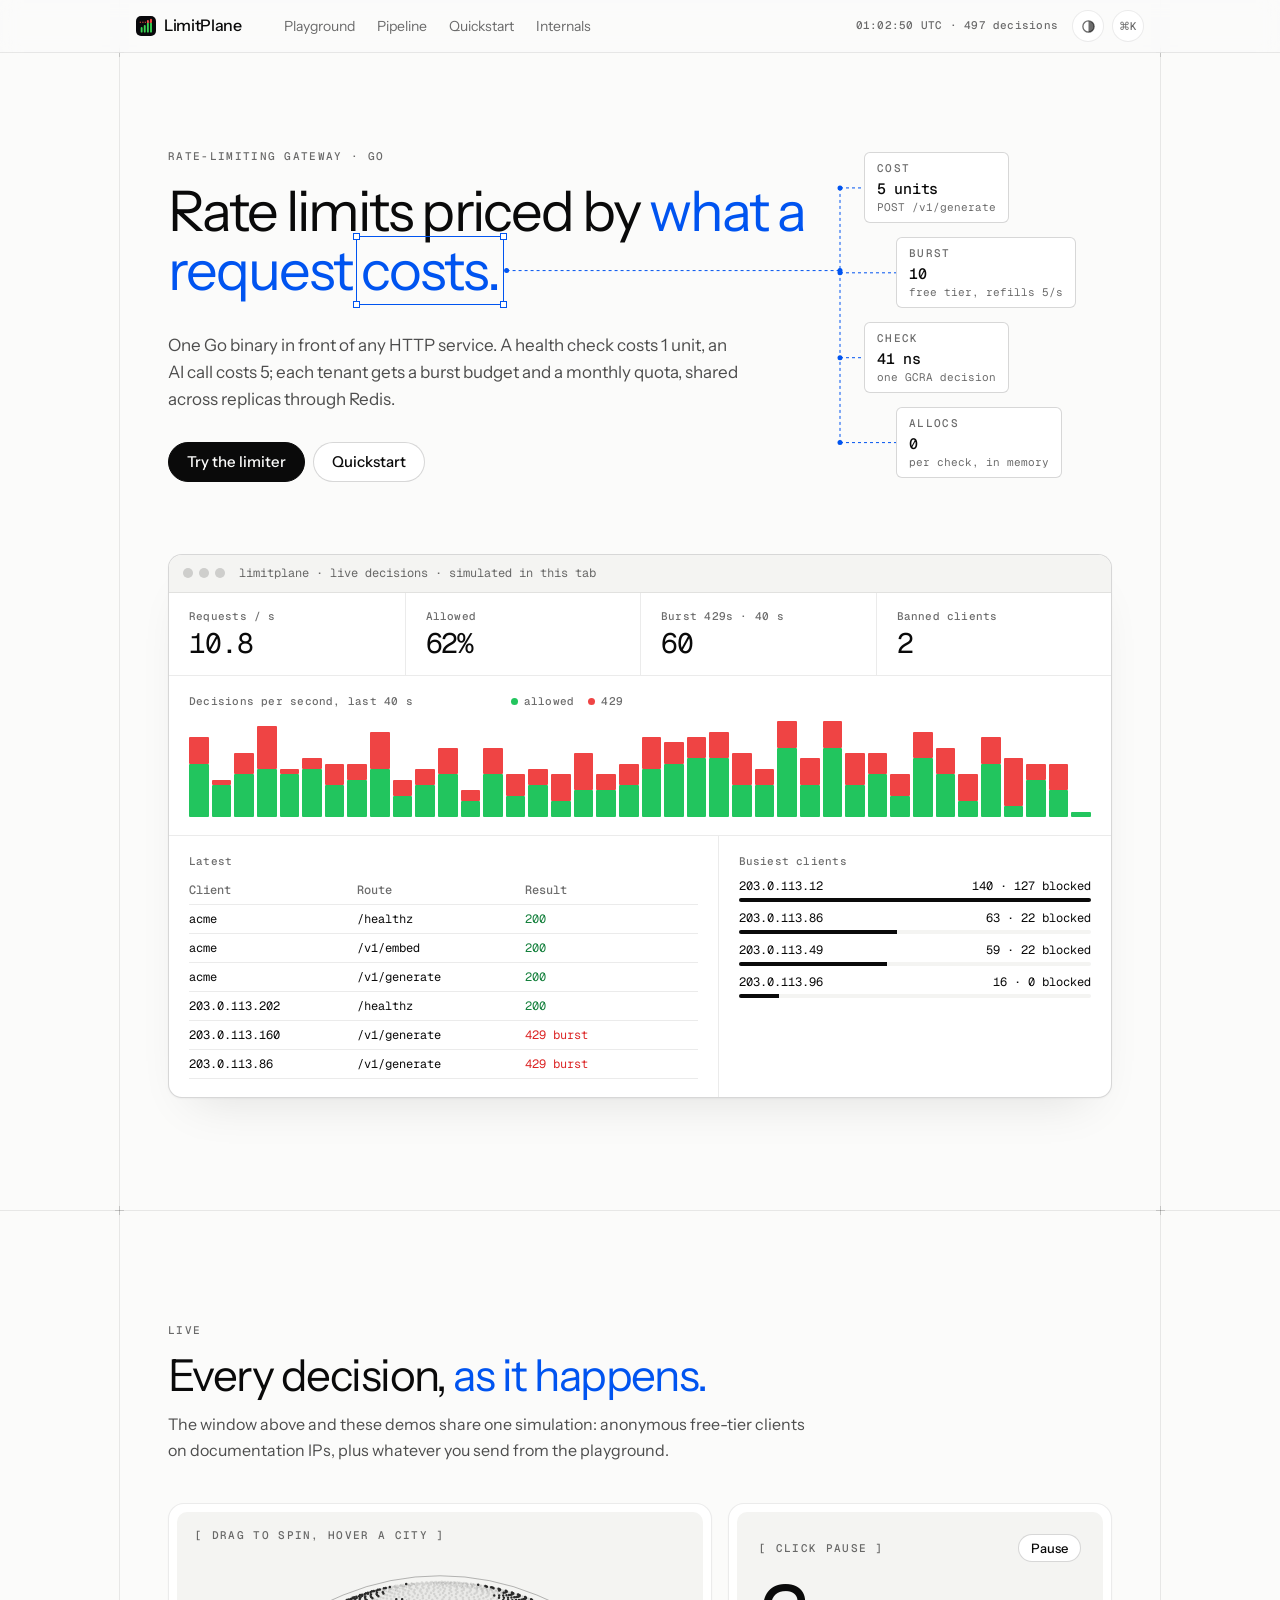
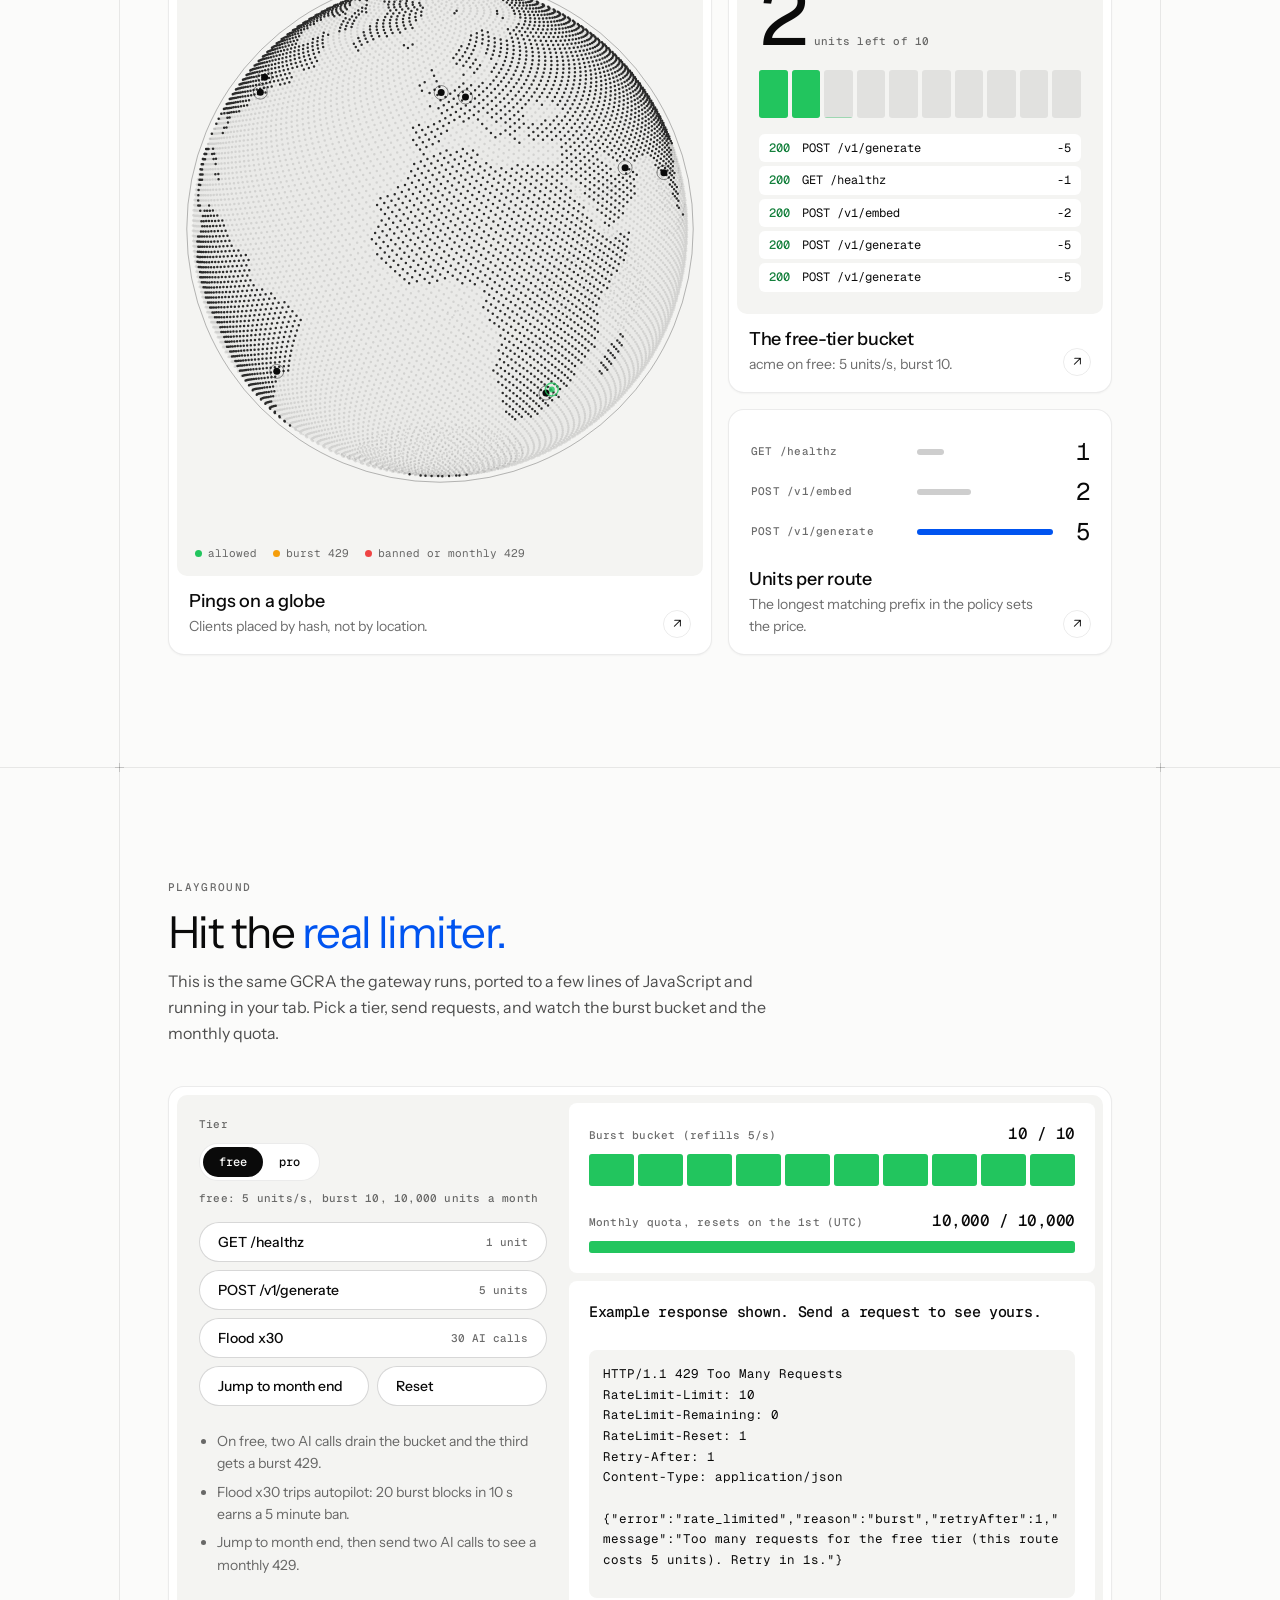
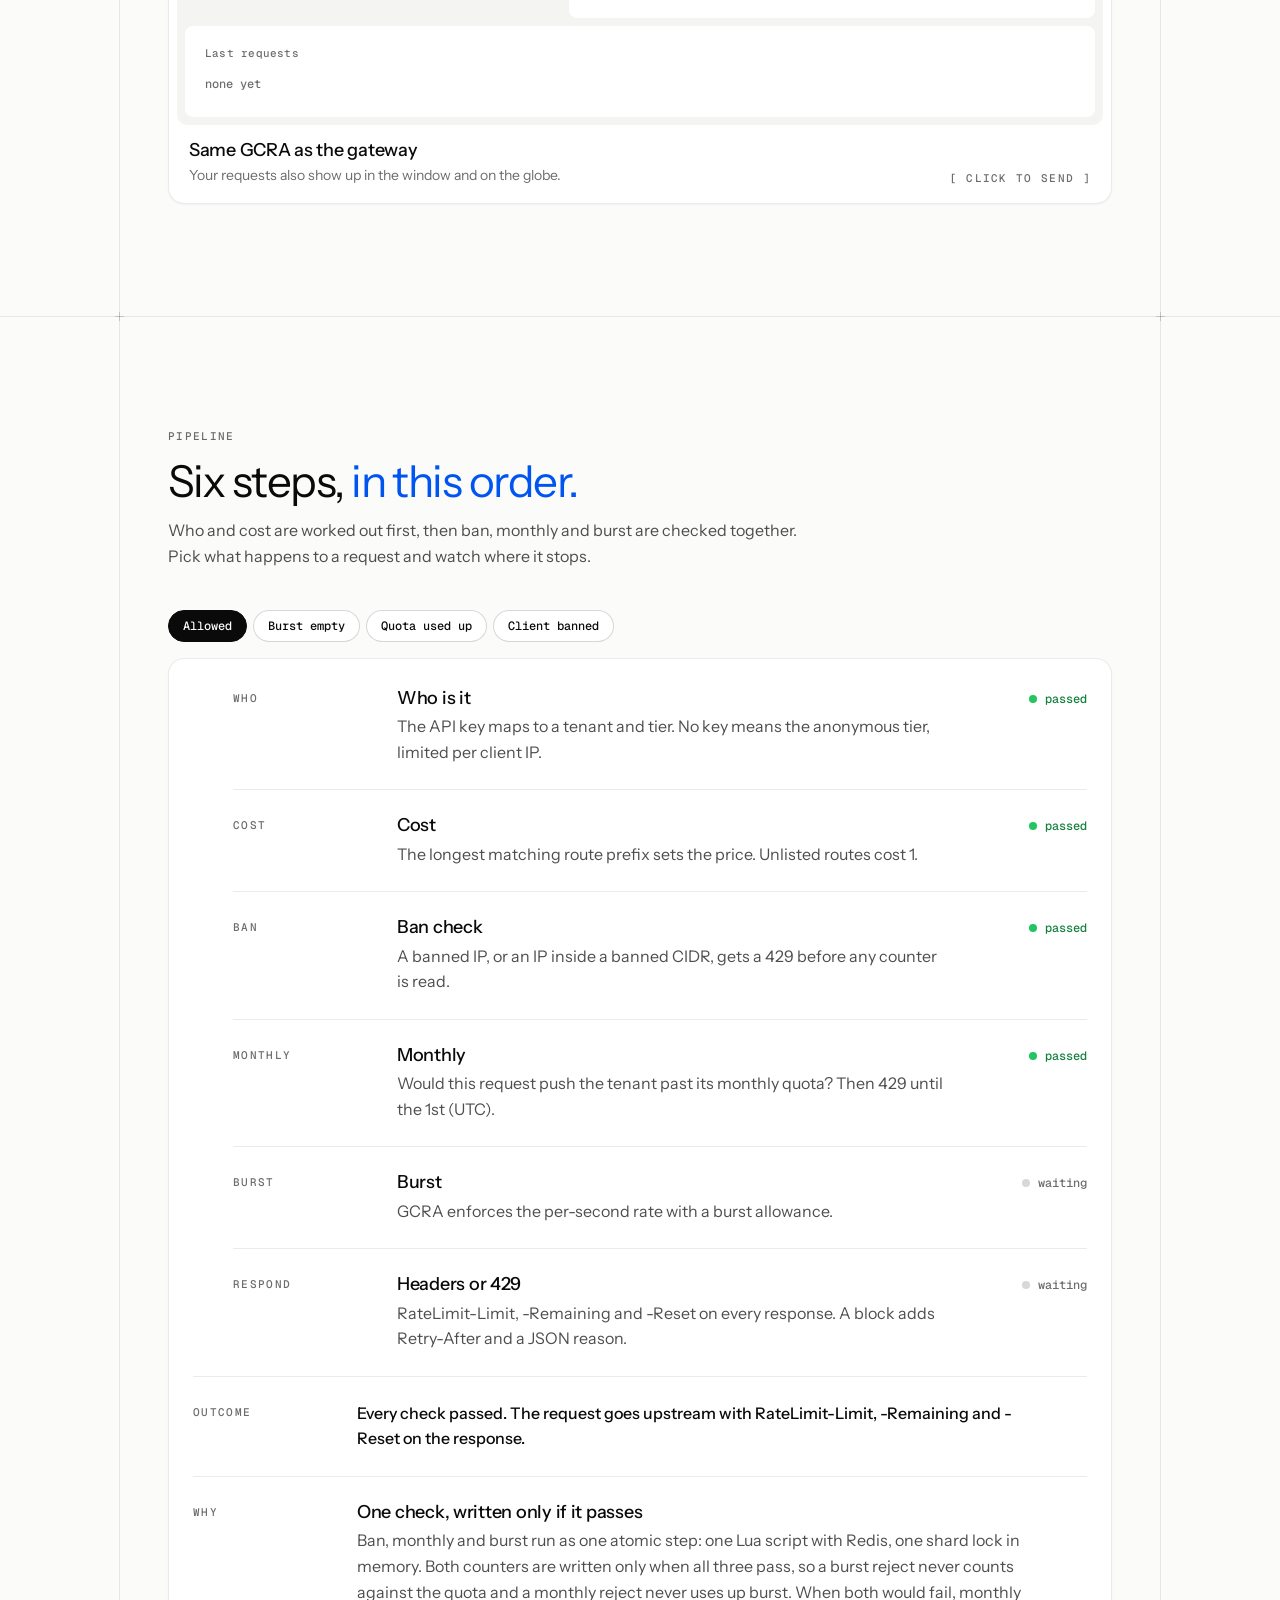
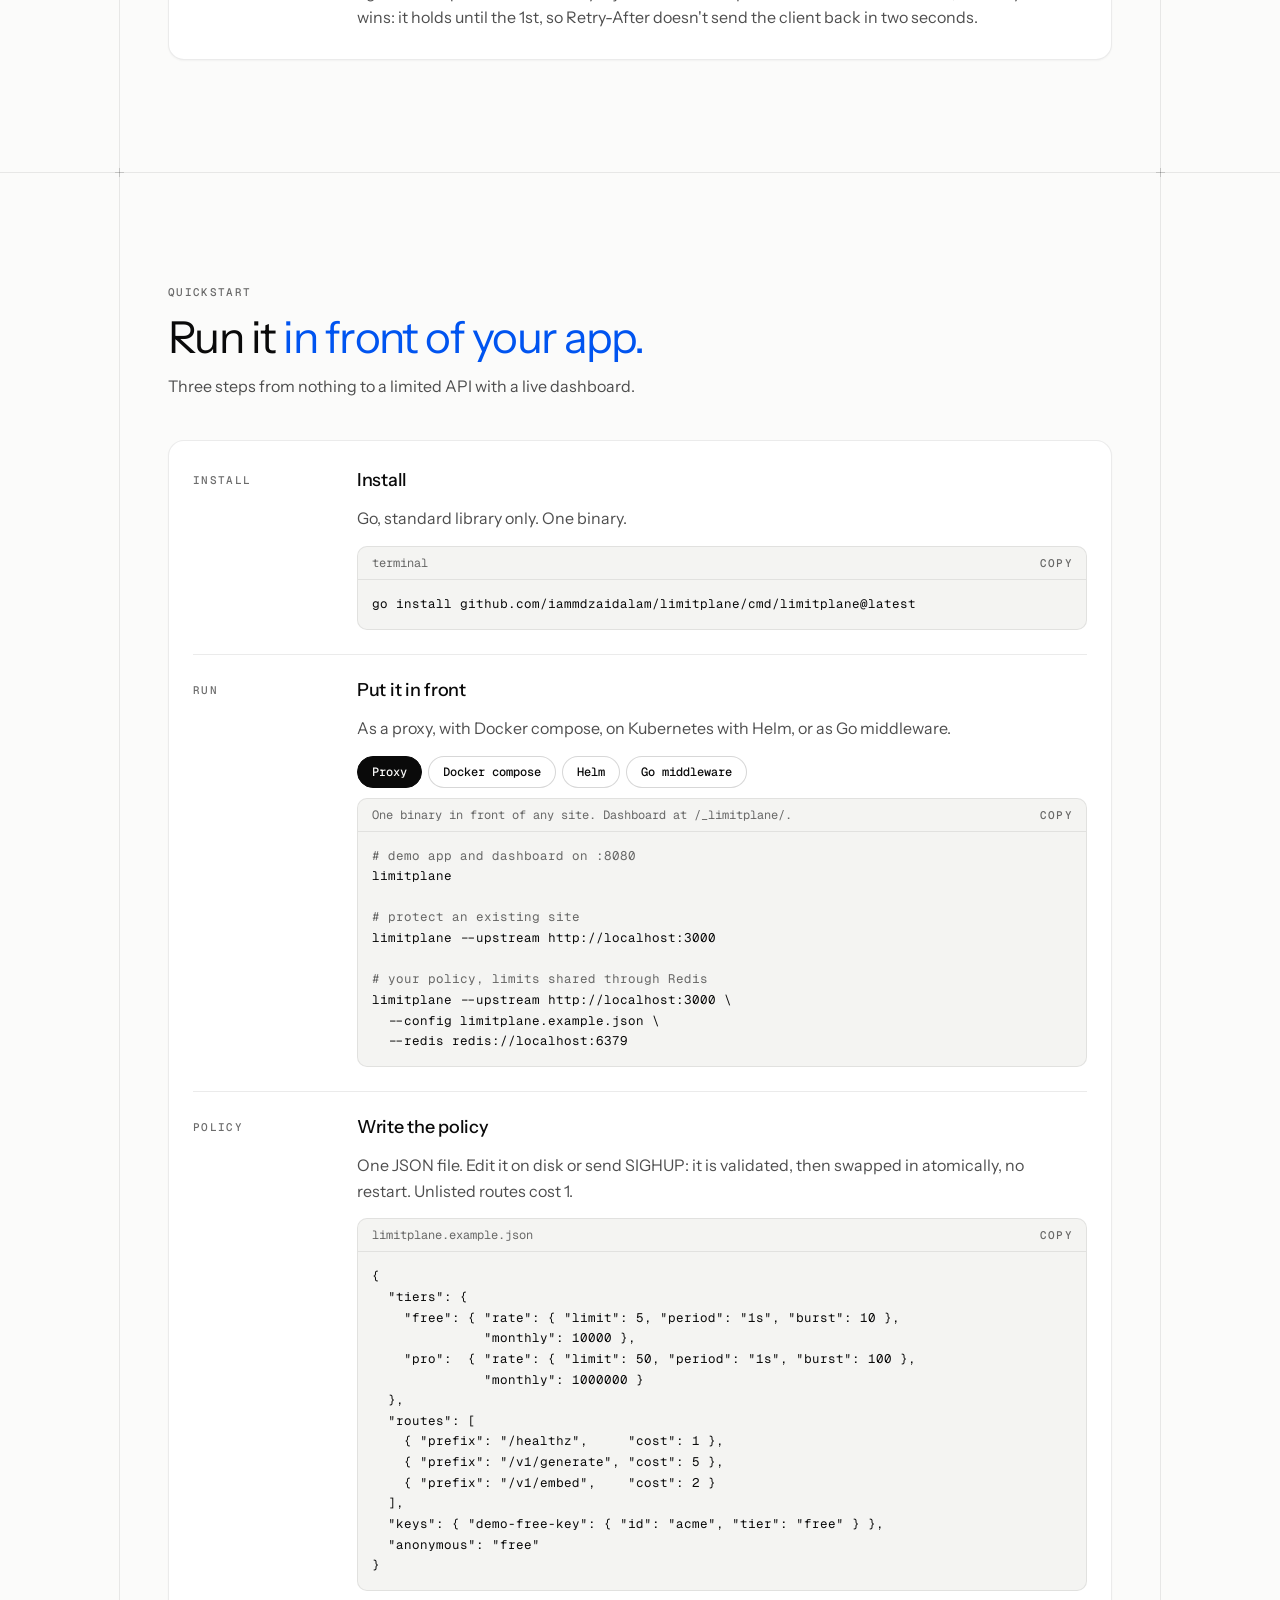
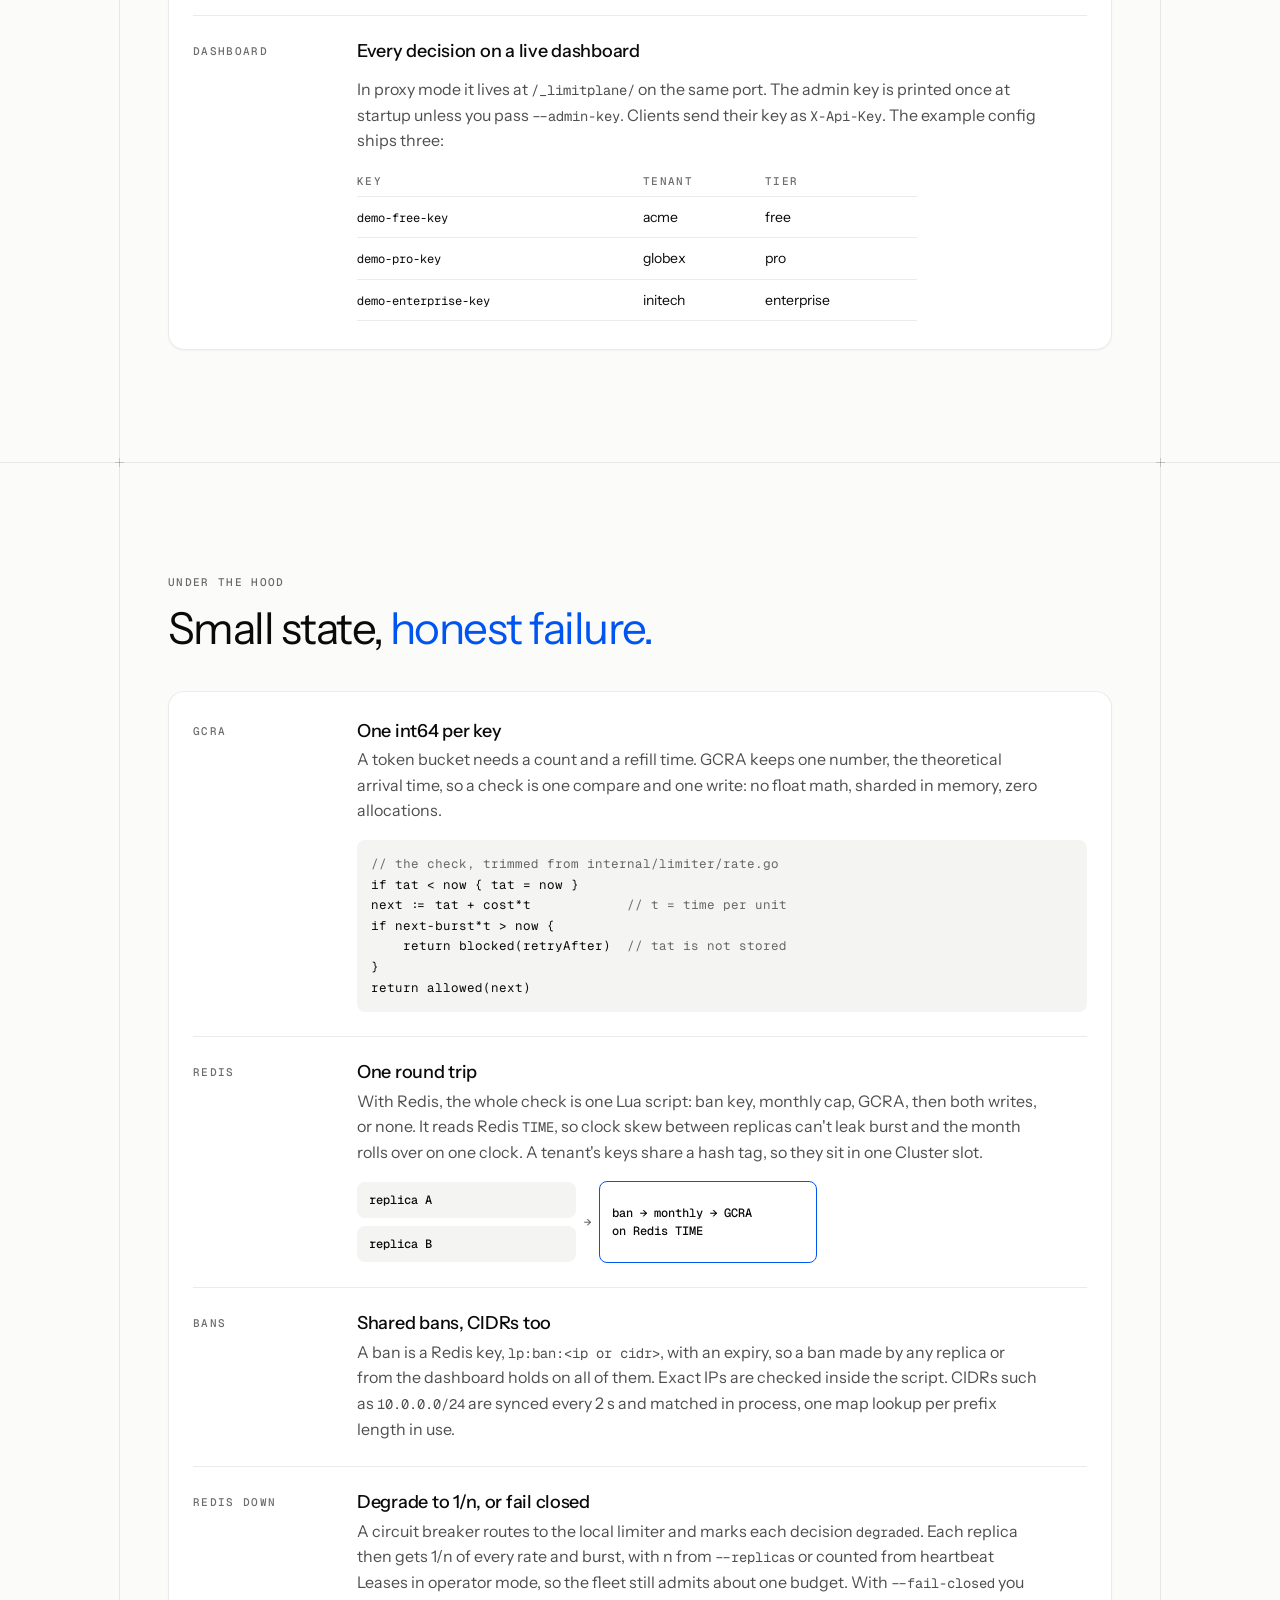
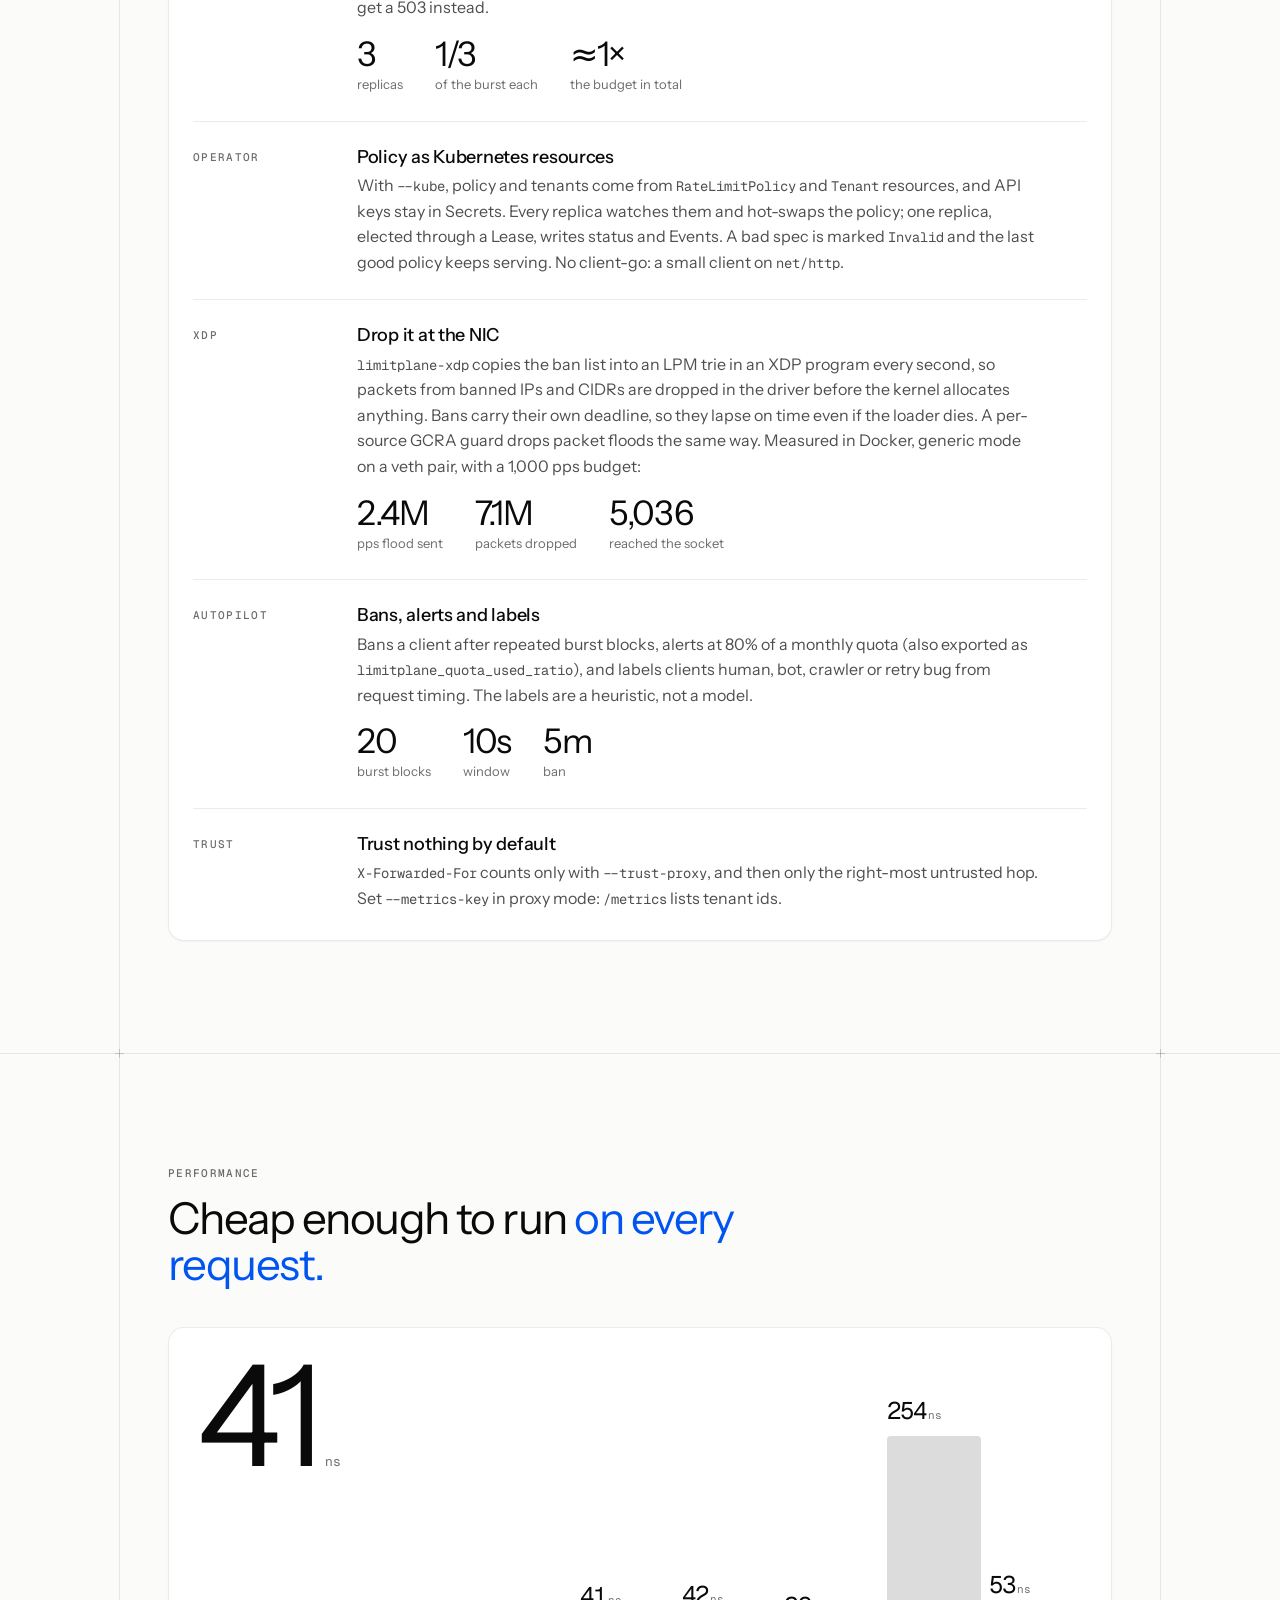
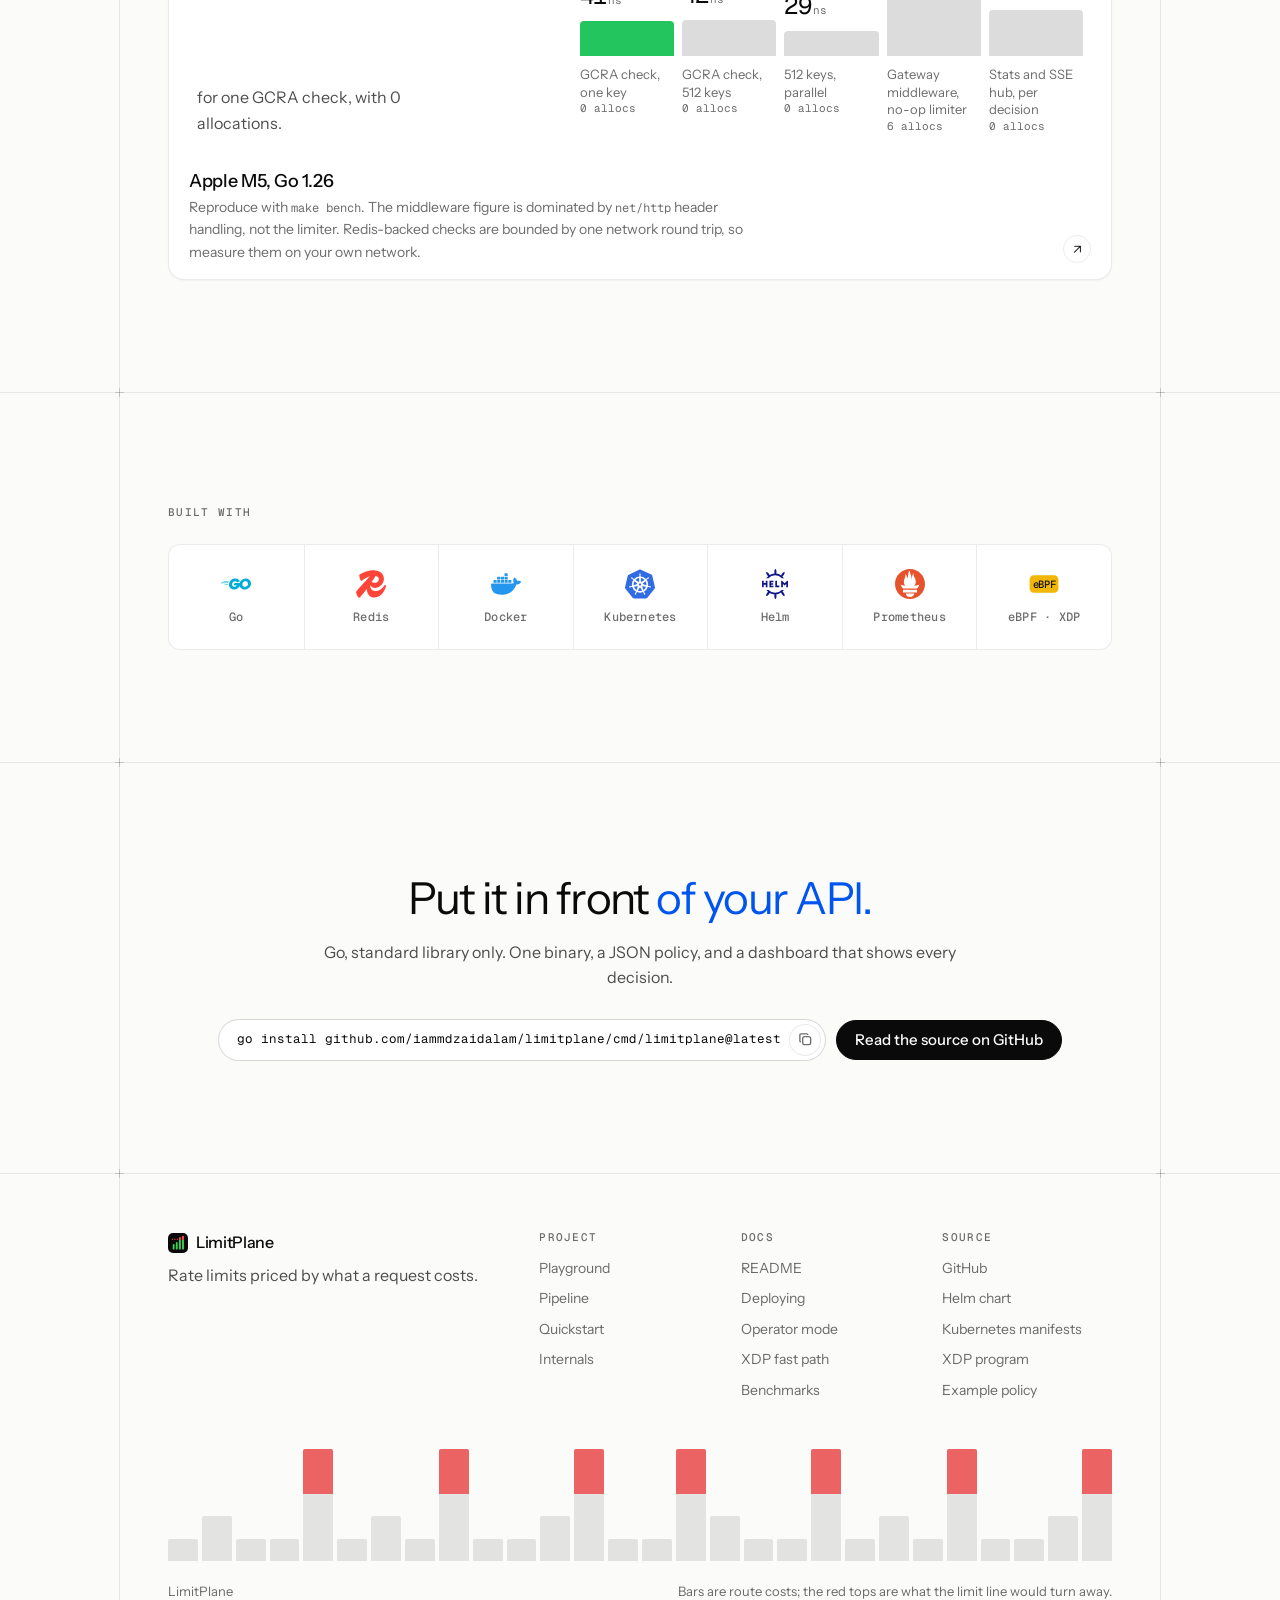
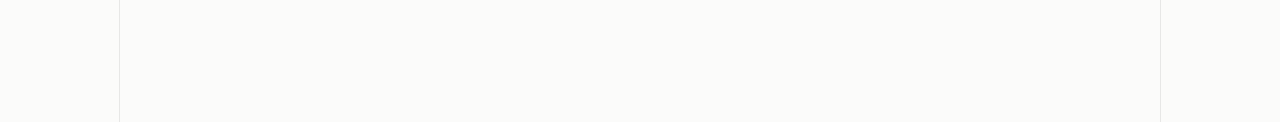
<file: site/index.html>
<!doctype html>
<html lang="en">
<head>
<meta charset="utf-8">
<meta name="viewport" content="width=device-width, initial-scale=1">
<title>LimitPlane: rate limits priced by cost</title>
<meta name="description" content="A rate-limiting gateway in Go that prices each request by route cost, with a burst bucket and a monthly quota per tenant, shared through Redis. Try the limiter in your browser.">
<link rel="icon" href="favicon.svg" type="image/svg+xml">
<link rel="preconnect" href="https://fonts.googleapis.com">
<link rel="preconnect" href="https://fonts.gstatic.com" crossorigin>
<link rel="stylesheet" href="https://fonts.googleapis.com/css2?family=Instrument+Sans:wght@400;500&family=Geist+Mono:wght@400;500&display=swap"> <!-- taste-skill-ignore -->
<script>document.documentElement.classList.add('js');try{const t=localStorage.getItem('lp-theme');if(t)document.documentElement.dataset.theme=t}catch{}</script>
<link rel="stylesheet" href="site.css">
</head>
<body>
<a class="skip" href="#play">Skip to the playground</a>
<p class="sr" id="toast" role="status"></p>

<header class="top">
  <div class="top-in">
    <a class="brand" href="#top"><img src="favicon.svg" alt="">LimitPlane</a>
    <nav class="links" aria-label="Sections">
      <a href="#play">Playground</a><a href="#how">Pipeline</a><a href="#start">Quickstart</a><a href="#under">Internals</a>
    </nav>
    <p class="clock"><span id="clock">00:00:00 UTC</span><span class="cnt"> · <span id="count">0</span> decisions</span></p>
    <button class="icon" id="theme" type="button" aria-label="Toggle light or dark theme"><svg viewBox="0 0 16 16" aria-hidden="true"><circle cx="8" cy="8" r="6" fill="none" stroke="currentColor" stroke-width="1.4"/><path d="M8 2a6 6 0 0 1 0 12z" fill="currentColor"/></svg></button>
    <button class="icon kbd" id="pal-open" type="button" aria-label="Open the command palette" aria-haspopup="dialog" aria-keyshortcuts="Meta+K Control+K">⌘K</button>
  </div>
</header>

<main id="top">
<section class="sec hero" aria-labelledby="h1">
  <div class="wrap">
    <div class="hero-grid">
      <div>
        <p class="label">Rate-limiting gateway · Go</p>
        <h1 id="h1">Rate limits priced by <em>what a request <span class="sel" id="sel">costs.<i></i><i></i><i></i><i></i></span></em></h1>
        <p class="intro">One Go binary in front of any HTTP service. A health check costs 1 unit, an AI call costs 5; each tenant gets a burst budget and a monthly quota, shared across replicas through Redis.</p>
        <div class="row">
          <a class="btn dark" href="#play">Try the limiter</a>
          <a class="btn" href="#start">Quickstart</a>
        </div>
      </div>
      <svg id="leads" aria-hidden="true"></svg>
      <ul class="notes" aria-label="Spec">
        <li><span class="k">cost</span>5 units<span class="sub">POST /v1/generate</span></li>
        <li><span class="k">burst</span>10<span class="sub">free tier, refills 5/s</span></li>
        <li><span class="k">check</span>41 ns<span class="sub">one GCRA decision</span></li>
        <li><span class="k">allocs</span>0<span class="sub">per check, in memory</span></li>
      </ul>
    </div>

    <figure class="window rv" aria-labelledby="mini-cap">
      <div class="chrome"><span class="dots" aria-hidden="true"><i></i><i></i><i></i></span><span id="mini-cap">limitplane · live decisions · simulated in this tab</span></div>
      <div class="mini" id="mini">
        <div class="kpis">
          <div><span class="tag">Requests / s</span><b id="k-rps">0</b></div>
          <div><span class="tag">Allowed</span><b id="k-ok">–</b></div>
          <div><span class="tag">Burst 429s · 40 s</span><b id="k-burst">0</b></div>
          <div><span class="tag">Banned clients</span><b id="k-ban">0</b></div>
        </div>
        <div class="chart"><p class="tag">Decisions per second, last 40 s <span class="key"><i class="d ok"></i>allowed <i class="d bad"></i>429</span></p><div class="spark" id="spark" aria-hidden="true"></div></div>
        <div class="feed"><p class="tag">Latest</p><table><thead><tr><th scope="col">Client</th><th scope="col">Route</th><th scope="col">Result</th></tr></thead><tbody id="feed"></tbody></table></div>
        <div class="topc"><p class="tag">Busiest clients</p><ol id="topc"></ol></div>
      </div>
    </figure>
  </div>
</section>

<section class="sec" id="live" aria-labelledby="live-h">
  <div class="wrap">
    <div class="head rv">
      <p class="label">Live</p>
      <h2 id="live-h">Every decision, <em>as it happens.</em></h2>
      <p>The window above and these demos share one simulation: anonymous free-tier clients on documentation IPs, plus whatever you send from the playground.</p>
    </div>
    <div class="grid">
      <article class="card s7 r2 rv">
        <div class="inner globe-tile">
          <span class="hint">[ Drag to spin, hover a city ]</span>
          <div class="globe-stage"><canvas id="globe" role="img" aria-label="Dotted globe with a ping for each rate-limit decision, placed near a city by a hash of the client id"></canvas></div>
          <ul class="legend" aria-label="Legend"><li><i class="d ok"></i>allowed</li><li><i class="d warn"></i>burst 429</li><li><i class="d bad"></i>banned or monthly 429</li></ul>
        </div>
        <div class="meta"><div><h3>Pings on a globe</h3><p>Clients placed by hash, not by location.</p></div><a class="go" href="#play" aria-label="Open the playground">↗</a></div>
      </article>
      <article class="card s5 rv">
        <div class="inner live" id="live-demo" role="group" aria-label="Live demo: the free tier bucket under simulated traffic">
          <div class="live-head"><span class="hint">[ Click pause ]</span><button class="btn sm" type="button" id="live-toggle" aria-pressed="false">Pause</button></div>
          <div><span class="bignum" id="live-n">10</span><span class="tag">units left of 10</span></div>
          <div class="cells" id="live-cells" aria-hidden="true"></div>
          <ol class="stream" id="live-log" aria-hidden="true"></ol>
        </div>
        <div class="meta"><div><h3>The free-tier bucket</h3><p>acme on free: 5 units/s, burst 10.</p></div><a class="go" href="#play" aria-label="Try it in the playground">↗</a></div>
      </article>
      <article class="card s5 rv">
        <div class="costs">
          <div class="cost" style="--c:1"><span class="tag">GET /healthz</span><span class="cbar"></span><b>1</b></div>
          <div class="cost" style="--c:2"><span class="tag">POST /v1/embed</span><span class="cbar"></span><b>2</b></div>
          <div class="cost" style="--c:5"><span class="tag">POST /v1/generate</span><span class="cbar"></span><b>5</b></div>
        </div>
        <div class="meta"><div><h3>Units per route</h3><p>The longest matching prefix in the policy sets the price.</p></div><a class="go" href="#policy" aria-label="See the policy">↗</a></div>
      </article>
    </div>
  </div>
</section>

<section class="sec" id="play" aria-labelledby="play-h">
  <div class="wrap">
    <div class="head rv">
      <p class="label">Playground</p>
      <h2 id="play-h">Hit the <em>real limiter.</em></h2>
      <p>This is the same GCRA the gateway runs, ported to a few lines of JavaScript and running in your tab. Pick a tier, send requests, and watch the burst bucket and the monthly quota.</p>
    </div>
    <article class="card rv">
      <div class="inner play">
        <div class="ctl">
          <fieldset>
            <legend class="tag">Tier</legend>
            <div class="seg" role="radiogroup" aria-label="Tier">
              <label><input type="radio" name="tier" value="free" id="tier-free" checked><span>free</span></label>
              <label><input type="radio" name="tier" value="pro" id="tier-pro"><span>pro</span></label>
            </div>
            <p class="tag" id="tier-note"></p>
          </fieldset>
          <button class="btn" type="button" data-send="GET /healthz">GET /healthz <small>1 unit</small></button>
          <button class="btn" type="button" data-send="POST /v1/generate">POST /v1/generate <small>5 units</small></button>
          <button class="btn" type="button" id="flood">Flood x30 <small>30 AI calls</small></button>
          <div class="row">
            <button class="btn" type="button" id="month">Jump to month end</button>
            <button class="btn" type="button" id="reset">Reset</button>
          </div>
          <ul class="try">
            <li>On free, two AI calls drain the bucket and the third gets a burst 429.</li>
            <li>Flood x30 trips autopilot: 20 burst blocks in 10 s earns a 5 minute ban.</li>
            <li>Jump to month end, then send two AI calls to see a monthly 429.</li>
          </ul>
        </div>
        <div class="pane meters">
          <div>
            <div class="meter-head"><span class="tag">Burst bucket <span id="burst-note"></span></span><b id="burst-n">10 / 10</b></div>
            <div class="cells" id="burst-cells" aria-hidden="true"></div>
            <p class="ban" id="ban" hidden></p>
          </div>
          <div>
            <div class="meter-head"><span class="tag">Monthly quota, resets on the 1st (UTC)</span><b id="month-n">10,000 / 10,000</b></div>
            <div class="cells flat" style="--n:1" id="month-cells" aria-hidden="true"></div>
          </div>
        </div>
        <div class="pane resp">
          <p class="status" id="status" role="status" aria-live="polite">Example response shown. Send a request to see yours.</p>
          <ol class="trace" id="trace" aria-label="Checks this request passed"></ol>
          <pre id="out" aria-label="Response">HTTP/1.1 429 Too Many Requests
RateLimit-Limit: 10
RateLimit-Remaining: 0
RateLimit-Reset: 1
Retry-After: 1
Content-Type: application/json

{"error":"rate_limited","reason":"burst","retryAfter":1,"message":"Too many requests for the free tier (this route costs 5 units). Retry in 1s."}</pre>
        </div>
        <div class="pane hist">
          <p class="tag">Last requests</p>
          <ol class="chips" id="chips" aria-label="Request history"><li class="muted">none yet</li></ol>
        </div>
      </div>
      <div class="meta"><div><h3>Same GCRA as the gateway</h3><p>Your requests also show up in the window and on the globe.</p></div><span class="hint">[ Click to send ]</span></div>
    </article>
  </div>
</section>

<section class="sec" id="how" aria-labelledby="how-h">
  <div class="wrap">
    <div class="head rv">
      <p class="label">Pipeline</p>
      <h2 id="how-h">Six steps, <em>in this order.</em></h2>
      <p>Who and cost are worked out first, then ban, monthly and burst are checked together. Pick what happens to a request and watch where it stops.</p>
    </div>
    <div class="scen rv" role="group" aria-label="Scenario">
      <button type="button" data-stop="-1" aria-pressed="true">Allowed</button>
      <button type="button" data-stop="4" aria-pressed="false">Burst empty</button>
      <button type="button" data-stop="3" aria-pressed="false">Quota used up</button>
      <button type="button" data-stop="2" aria-pressed="false">Client banned</button>
    </div>
    <div class="card slab rv">
      <ol class="rows" id="pipe">
        <li class="cv stage"><span class="k">who</span><div><h3>Who is it</h3><p>The API key maps to a tenant and tier. No key means the anonymous tier, limited per client IP.</p></div><span class="st"></span></li>
        <li class="cv stage"><span class="k">cost</span><div><h3>Cost</h3><p>The longest matching route prefix sets the price. Unlisted routes cost 1.</p></div><span class="st"></span></li>
        <li class="cv stage"><span class="k">ban</span><div><h3>Ban check</h3><p>A banned IP, or an IP inside a banned CIDR, gets a 429 before any counter is read.</p></div><span class="st"></span></li>
        <li class="cv stage"><span class="k">monthly</span><div><h3>Monthly</h3><p>Would this request push the tenant past its monthly quota? Then 429 until the 1st (UTC).</p></div><span class="st"></span></li>
        <li class="cv stage"><span class="k">burst</span><div><h3>Burst</h3><p>GCRA enforces the per-second rate with a burst allowance.</p></div><span class="st"></span></li>
        <li class="cv stage"><span class="k">respond</span><div><h3>Headers or 429</h3><p>RateLimit-Limit, -Remaining and -Reset on every response. A block adds Retry-After and a JSON reason.</p></div><span class="st"></span></li>
      </ol>
      <div class="cv out"><span class="k">outcome</span><p id="outcome" role="status" aria-live="polite"></p></div>
      <div class="cv"><span class="k">why</span><div><h3>One check, written only if it passes</h3><p>Ban, monthly and burst run as one atomic step: one Lua script with Redis, one shard lock in memory. Both counters are written only when all three pass, so a burst reject never counts against the quota and a monthly reject never uses up burst. When both would fail, monthly wins: it holds until the 1st, so Retry-After doesn't send the client back in two seconds.</p></div></div>
    </div>
  </div>
</section>

<section class="sec" id="start" aria-labelledby="start-h">
  <div class="wrap">
    <div class="head rv">
      <p class="label">Quickstart</p>
      <h2 id="start-h">Run it <em>in front of your app.</em></h2>
      <p>Three steps from nothing to a limited API with a live dashboard.</p>
    </div>
    <ol class="card slab rows rv">
      <li class="cv">
        <span class="k">install</span>
        <div class="step"><h3>Install</h3><p>Go, standard library only. One binary.</p>
          <div class="cb"><div class="cb-head"><span>terminal</span><button class="copy" type="button" data-copy="install3">Copy</button></div><pre id="install3">go install github.com/iammdzaidalam/limitplane/cmd/limitplane@latest</pre></div>
        </div>
      </li>
      <li class="cv">
        <span class="k">run</span>
        <div class="step"><h3>Put it in front</h3><p>As a proxy, with Docker compose, on Kubernetes with Helm, or as Go middleware.</p>
          <div class="tabs" role="tablist" aria-label="Setup method">
            <button role="tab" id="t0" aria-controls="p0" aria-selected="true">Proxy</button>
            <button role="tab" id="t1" aria-controls="p1" aria-selected="false" tabindex="-1">Docker compose</button>
            <button role="tab" id="t3" aria-controls="p3" aria-selected="false" tabindex="-1">Helm</button>
            <button role="tab" id="t2" aria-controls="p2" aria-selected="false" tabindex="-1">Go middleware</button>
          </div>
          <div class="cb" role="tabpanel" id="p0" aria-labelledby="t0" tabindex="0">
            <div class="cb-head"><span>One binary in front of any site. Dashboard at /_limitplane/.</span><button class="copy" type="button" data-copy="c0">Copy</button></div>
<pre id="c0"><span class="c"># demo app and dashboard on :8080</span>
limitplane

<span class="c"># protect an existing site</span>
limitplane --upstream http://localhost:3000

<span class="c"># your policy, limits shared through Redis</span>
limitplane --upstream http://localhost:3000 \
  --config limitplane.example.json \
  --redis redis://localhost:6379</pre>
          </div>
          <div class="cb" role="tabpanel" id="p1" aria-labelledby="t1" tabindex="0" hidden>
            <div class="cb-head"><span>The limiter and Redis, with your policy mounted in.</span><button class="copy" type="button" data-copy="c1">Copy</button></div>
<pre id="c1"><span class="c"># docker-compose.yml, trimmed from the repo's own</span>
services:
  redis:
    image: redis:7-alpine
  origin:
    image: nginx:alpine
  limitplane:
    build: .
    command: ["--config", "/etc/limitplane/config.json",
              "--redis", "redis://redis:6379",
              "--upstream", "http://origin:80"]
    volumes:
      - ./limitplane.example.json:/etc/limitplane/config.json:ro
    ports: ["8080:8080"]
    depends_on: [redis, origin]</pre>
          </div>
          <div class="cb" role="tabpanel" id="p3" aria-labelledby="t3" tabindex="0" hidden>
            <div class="cb-head"><span>Two replicas and a bundled Redis. The install notes print these commands.</span><button class="copy" type="button" data-copy="c4">Copy</button></div>
<pre id="c4"><span class="c"># from a clone of the repo; without upstream it serves the demo API</span>
helm install limitplane deploy/helm/limitplane -n limitplane --create-namespace \
  --set upstream=http://my-app.default.svc

<span class="c"># the admin key, generated on first install and kept on upgrade</span>
kubectl -n limitplane get secret limitplane \
  -o jsonpath='{.data.admin-key}' | base64 -d; echo

<span class="c"># dashboard at http://localhost:18080/_limitplane/</span>
kubectl -n limitplane port-forward svc/limitplane 18080:80

<span class="c"># read policy and tenants from RateLimitPolicy / Tenant resources (the chart ships the CRDs)</span>
helm upgrade limitplane deploy/helm/limitplane -n limitplane --reuse-values \
  --set operator.enabled=true</pre>
          </div>
          <div class="cb" role="tabpanel" id="p2" aria-labelledby="t2" tabindex="0" hidden>
            <div class="cb-head"><span>Plain net/http middleware inside the module.</span><button class="copy" type="button" data-copy="c2">Copy</button></div>
<pre id="c2"><span class="c">// inside the limitplane module: the packages live under internal/</span>
cfg, err := policy.Load("limitplane.example.json")
if err != nil { log.Fatal(err) }

gw := gateway.New(gateway.Config{
    Policy: policy.NewStore(cfg),
    Meter:  limiter.NewMemory(), <span class="c">// ban, monthly and burst in one check</span>
})
log.Fatal(http.ListenAndServe(":8080", gw.Middleware(mux)))</pre>
          </div>
        </div>
      </li>
      <li class="cv" id="policy">
        <span class="k">policy</span>
        <div class="step"><h3>Write the policy</h3><p>One JSON file. Edit it on disk or send SIGHUP: it is validated, then swapped in atomically, no restart. Unlisted routes cost 1.</p>
          <div class="cb"><div class="cb-head"><span>limitplane.example.json</span><button class="copy" type="button" data-copy="c3">Copy</button></div>
<pre id="c3">{
  "tiers": {
    "free": { "rate": { "limit": 5, "period": "1s", "burst": 10 },
              "monthly": 10000 },
    "pro":  { "rate": { "limit": 50, "period": "1s", "burst": 100 },
              "monthly": 1000000 }
  },
  "routes": [
    { "prefix": "/healthz",     "cost": 1 },
    { "prefix": "/v1/generate", "cost": 5 },
    { "prefix": "/v1/embed",    "cost": 2 }
  ],
  "keys": { "demo-free-key": { "id": "acme", "tier": "free" } },
  "anonymous": "free"
}</pre></div>
        </div>
      </li>
      <li class="cv">
        <span class="k">dashboard</span>
        <div class="step"><h3>Every decision on a live dashboard</h3><p>In proxy mode it lives at <code>/_limitplane/</code> on the same port. The admin key is printed once at startup unless you pass <code>--admin-key</code>. Clients send their key as <code>X-Api-Key</code>. The example config ships three:</p>
          <table class="keys"><thead><tr><th scope="col">Key</th><th scope="col">Tenant</th><th scope="col">Tier</th></tr></thead>
            <tbody><tr><td><code>demo-free-key</code></td><td>acme</td><td>free</td></tr><tr><td><code>demo-pro-key</code></td><td>globex</td><td>pro</td></tr><tr><td><code>demo-enterprise-key</code></td><td>initech</td><td>enterprise</td></tr></tbody></table>
        </div>
      </li>
    </ol>
  </div>
</section>

<section class="sec" id="under" aria-labelledby="under-h">
  <div class="wrap">
    <div class="head rv">
      <p class="label">Under the hood</p>
      <h2 id="under-h">Small state, <em>honest failure.</em></h2>
    </div>
    <div class="card slab rows rv">
      <div class="cv"><span class="k">gcra</span><div><h3>One int64 per key</h3><p>A token bucket needs a count and a refill time. GCRA keeps one number, the theoretical arrival time, so a check is one compare and one write: no float math, sharded in memory, zero allocations.</p>
<pre><span class="c">// the check, trimmed from internal/limiter/rate.go</span>
if tat &lt; now { tat = now }
next := tat + cost*t            <span class="c">// t = time per unit</span>
if next-burst*t &gt; now {
    return blocked(retryAfter)  <span class="c">// tat is not stored</span>
}
return allowed(next)</pre></div></div>
      <div class="cv"><span class="k">redis</span><div><h3>One round trip</h3><p>With Redis, the whole check is one Lua script: ban key, monthly cap, GCRA, then both writes, or none. It reads Redis <code>TIME</code>, so clock skew between replicas can't leak burst and the month rolls over on one clock. A tenant's keys share a hash tag, so they sit in one Cluster slot.</p>
        <div class="flow" aria-hidden="true"><div class="col"><div>replica A</div><div>replica B</div></div><span>&rarr;</span><div class="lua">ban &rarr; monthly &rarr; GCRA<br>on Redis TIME</div></div></div></div>
      <div class="cv"><span class="k">bans</span><div><h3>Shared bans, CIDRs too</h3><p>A ban is a Redis key, <code>lp:ban:&lt;ip or cidr&gt;</code>, with an expiry, so a ban made by any replica or from the dashboard holds on all of them. Exact IPs are checked inside the script. CIDRs such as <code>10.0.0.0/24</code> are synced every 2 s and matched in process, one map lookup per prefix length in use.</p></div></div>
      <div class="cv"><span class="k">redis down</span><div><h3>Degrade to 1/n, or fail closed</h3><p>A circuit breaker routes to the local limiter and marks each decision <code>degraded</code>. Each replica then gets 1/n of every rate and burst, with n from <code>--replicas</code> or counted from heartbeat Leases in operator mode, so the fleet still admits about one budget. With <code>--fail-closed</code> you get a 503 instead.</p>
        <div class="figs"><div><b>3</b><span>replicas</span></div><div><b>1/3</b><span>of the burst each</span></div><div><b>&asymp;1&times;</b><span>the budget in total</span></div></div></div></div>
      <div class="cv"><span class="k">operator</span><div><h3>Policy as Kubernetes resources</h3><p>With <code>--kube</code>, policy and tenants come from <code>RateLimitPolicy</code> and <code>Tenant</code> resources, and API keys stay in Secrets. Every replica watches them and hot-swaps the policy; one replica, elected through a Lease, writes status and Events. A bad spec is marked <code>Invalid</code> and the last good policy keeps serving. No client-go: a small client on <code>net/http</code>.</p></div></div>
      <div class="cv"><span class="k">xdp</span><div><h3>Drop it at the NIC</h3><p><code>limitplane-xdp</code> copies the ban list into an LPM trie in an XDP program every second, so packets from banned IPs and CIDRs are dropped in the driver before the kernel allocates anything. Bans carry their own deadline, so they lapse on time even if the loader dies. A per-source GCRA guard drops packet floods the same way. Measured in Docker, generic mode on a veth pair, with a 1,000 pps budget:</p>
        <div class="figs"><div><b>2.4M</b><span>pps flood sent</span></div><div><b>7.1M</b><span>packets dropped</span></div><div><b>5,036</b><span>reached the socket</span></div></div></div></div>
      <div class="cv"><span class="k">autopilot</span><div><h3>Bans, alerts and labels</h3><p>Bans a client after repeated burst blocks, alerts at 80% of a monthly quota (also exported as <code>limitplane_quota_used_ratio</code>), and labels clients human, bot, crawler or retry bug from request timing. The labels are a heuristic, not a model.</p>
        <div class="figs"><div><b>20</b><span>burst blocks</span></div><div><b>10s</b><span>window</span></div><div><b>5m</b><span>ban</span></div></div></div></div>
      <div class="cv"><span class="k">trust</span><div><h3>Trust nothing by default</h3><p><code>X-Forwarded-For</code> counts only with <code>--trust-proxy</code>, and then only the right-most untrusted hop. Set <code>--metrics-key</code> in proxy mode: <code>/metrics</code> lists tenant ids.</p></div></div>
    </div>
  </div>
</section>

<section class="sec" id="bench" aria-labelledby="bench-h">
  <div class="wrap">
    <div class="head rv">
      <p class="label">Performance</p>
      <h2 id="bench-h">Cheap enough to run <em>on every request.</em></h2>
    </div>
    <article class="card rv">
      <div class="bench">
        <div class="fig"><div class="n">41<small>ns</small></div><p>for one GCRA check, with 0 allocations.</p></div>
        <ul class="bars">
          <li class="hot" style="--v:16.1;--d:0ms"><span class="v">41<small>ns</small></span><span class="col"><span class="bar"></span></span><span class="l">GCRA check, one key<i>0 allocs</i></span></li>
          <li style="--v:16.5;--d:80ms"><span class="v">42<small>ns</small></span><span class="col"><span class="bar"></span></span><span class="l">GCRA check, 512 keys<i>0 allocs</i></span></li>
          <li style="--v:11.4;--d:160ms"><span class="v">29<small>ns</small></span><span class="col"><span class="bar"></span></span><span class="l">512 keys, parallel<i>0 allocs</i></span></li>
          <li style="--v:100;--d:240ms"><span class="v">254<small>ns</small></span><span class="col"><span class="bar"></span></span><span class="l">Gateway middleware, no-op limiter<i>6 allocs</i></span></li>
          <li style="--v:20.9;--d:320ms"><span class="v">53<small>ns</small></span><span class="col"><span class="bar"></span></span><span class="l">Stats and SSE hub, per decision<i>0 allocs</i></span></li>
        </ul>
      </div>
      <div class="meta"><div><h3>Apple M5, Go 1.26</h3><p>Reproduce with <code>make bench</code>. The middleware figure is dominated by <code>net/http</code> header handling, not the limiter. Redis-backed checks are bounded by one network round trip, so measure them on your own network.</p></div><a class="go" href="https://github.com/iammdzaidalam/limitplane/blob/main/BENCHMARKS.md" aria-label="Read BENCHMARKS.md">↗</a></div>
    </article>
  </div>
</section>

<section class="sec" aria-labelledby="built-h">
  <div class="wrap">
    <p class="label" id="built-h">Built with</p>
    <ul class="marks"><li><svg viewBox="0 0 24 24" aria-hidden="true"><path fill="#00ADD8" d="M1.811 10.231c-.047 0-.058-.023-.035-.059l.246-.315c.023-.035.081-.058.128-.058h4.172c.046 0 .058.035.035.07l-.199.303c-.023.036-.082.07-.117.07zM.047 11.306c-.047 0-.059-.023-.035-.058l.245-.316c.023-.035.082-.058.129-.058h5.328c.047 0 .07.035.058.07l-.093.28c-.012.047-.058.07-.105.07zm2.828 1.075c-.047 0-.059-.035-.035-.07l.163-.292c.023-.035.07-.07.117-.07h2.337c.047 0 .07.035.07.082l-.023.28c0 .047-.047.082-.082.082zm12.129-2.36c-.736.187-1.239.327-1.963.514-.176.046-.187.058-.34-.117-.174-.199-.303-.327-.548-.444-.737-.362-1.45-.257-2.115.175-.795.514-1.204 1.274-1.192 2.22.011.935.654 1.706 1.577 1.835.795.105 1.46-.175 1.987-.77.105-.13.198-.27.315-.434H10.47c-.245 0-.304-.152-.222-.35.152-.362.432-.97.596-1.274a.315.315 0 01.292-.187h4.253c-.023.316-.023.631-.07.947a4.983 4.983 0 01-.958 2.29c-.841 1.11-1.94 1.8-3.33 1.986-1.145.152-2.209-.07-3.143-.77-.865-.655-1.356-1.52-1.484-2.595-.152-1.274.222-2.419.993-3.424.83-1.086 1.928-1.776 3.272-2.02 1.098-.2 2.15-.07 3.096.571.62.41 1.063.97 1.356 1.648.07.105.023.164-.117.2m3.868 6.461c-1.064-.024-2.034-.328-2.852-1.029a3.665 3.665 0 01-1.262-2.255c-.21-1.32.152-2.489.947-3.529.853-1.122 1.881-1.706 3.272-1.95 1.192-.21 2.314-.095 3.33.595.923.63 1.496 1.484 1.648 2.605.198 1.578-.257 2.863-1.344 3.962-.771.783-1.718 1.273-2.805 1.495-.315.06-.63.07-.934.106zm2.78-4.72c-.011-.153-.011-.27-.034-.387-.21-1.157-1.274-1.81-2.384-1.554-1.087.245-1.788.935-2.045 2.033-.21.912.234 1.835 1.075 2.21.643.28 1.285.244 1.905-.07.923-.48 1.425-1.228 1.484-2.233z"/></svg><span>Go</span></li><li><svg viewBox="0 0 24 24" aria-hidden="true"><path fill="#FF4438" d="M22.71 13.145c-1.66 2.092-3.452 4.483-7.038 4.483-3.203 0-4.397-2.825-4.48-5.12.701 1.484 2.073 2.685 4.214 2.63 4.117-.133 6.94-3.852 6.94-7.239 0-4.05-3.022-6.972-8.268-6.972-3.752 0-8.4 1.428-11.455 3.685C2.59 6.937 3.885 9.958 4.35 9.626c2.648-1.904 4.748-3.13 6.784-3.744C8.12 9.244.886 17.05 0 18.425c.1 1.261 1.66 4.648 2.424 4.648.232 0 .431-.133.664-.365a100.49 100.49 0 0 0 5.54-6.765c.222 3.104 1.748 6.898 6.014 6.898 3.819 0 7.604-2.756 9.33-8.965.2-.764-.73-1.361-1.261-.73zm-4.349-5.013c0 1.959-1.926 2.922-3.685 2.922-.941 0-1.664-.247-2.235-.568 1.051-1.592 2.092-3.225 3.21-4.973 1.972.334 2.71 1.43 2.71 2.619z"/></svg><span>Redis</span></li><li><svg viewBox="0 0 24 24" aria-hidden="true"><path fill="#2496ED" d="M13.983 11.078h2.119a.186.186 0 00.186-.185V9.006a.186.186 0 00-.186-.186h-2.119a.185.185 0 00-.185.185v1.888c0 .102.083.185.185.185m-2.954-5.43h2.118a.186.186 0 00.186-.186V3.574a.186.186 0 00-.186-.185h-2.118a.185.185 0 00-.185.185v1.888c0 .102.082.185.185.185m0 2.716h2.118a.187.187 0 00.186-.186V6.29a.186.186 0 00-.186-.185h-2.118a.185.185 0 00-.185.185v1.887c0 .102.082.185.185.186m-2.93 0h2.12a.186.186 0 00.184-.186V6.29a.185.185 0 00-.185-.185H8.1a.185.185 0 00-.185.185v1.887c0 .102.083.185.185.186m-2.964 0h2.119a.186.186 0 00.185-.186V6.29a.185.185 0 00-.185-.185H5.136a.186.186 0 00-.186.185v1.887c0 .102.084.185.186.186m5.893 2.715h2.118a.186.186 0 00.186-.185V9.006a.186.186 0 00-.186-.186h-2.118a.185.185 0 00-.185.185v1.888c0 .102.082.185.185.185m-2.93 0h2.12a.185.185 0 00.184-.185V9.006a.185.185 0 00-.184-.186h-2.12a.185.185 0 00-.184.185v1.888c0 .102.083.185.185.185m-2.964 0h2.119a.185.185 0 00.185-.185V9.006a.185.185 0 00-.184-.186h-2.12a.186.186 0 00-.186.186v1.887c0 .102.084.185.186.185m-2.92 0h2.12a.185.185 0 00.184-.185V9.006a.185.185 0 00-.184-.186h-2.12a.185.185 0 00-.184.185v1.888c0 .102.082.185.185.185M23.763 9.89c-.065-.051-.672-.51-1.954-.51-.338.001-.676.03-1.01.087-.248-1.7-1.653-2.53-1.716-2.566l-.344-.199-.226.327c-.284.438-.49.922-.612 1.43-.23.97-.09 1.882.403 2.661-.595.332-1.55.413-1.744.42H.751a.751.751 0 00-.75.748 11.376 11.376 0 00.692 4.062c.545 1.428 1.355 2.48 2.41 3.124 1.18.723 3.1 1.137 5.275 1.137.983.003 1.963-.086 2.93-.266a12.248 12.248 0 003.823-1.389c.98-.567 1.86-1.288 2.61-2.136 1.252-1.418 1.998-2.997 2.553-4.4h.221c1.372 0 2.215-.549 2.68-1.009.309-.293.55-.65.707-1.046l.098-.288Z"/></svg><span>Docker</span></li><li><svg viewBox="0 0 24 24" aria-hidden="true"><path fill="#326CE5" d="M10.204 14.35l.007.01-.999 2.413a5.171 5.171 0 0 1-2.075-2.597l2.578-.437.004.005a.44.44 0 0 1 .484.606zm-.833-2.129a.44.44 0 0 0 .173-.756l.002-.011L7.585 9.7a5.143 5.143 0 0 0-.73 3.255l2.514-.725.002-.009zm1.145-1.98a.44.44 0 0 0 .699-.337l.01-.005.15-2.62a5.144 5.144 0 0 0-3.01 1.442l2.147 1.523.004-.002zm.76 2.75l.723.349.722-.347.18-.78-.5-.623h-.804l-.5.623.179.779zm1.5-3.095a.44.44 0 0 0 .7.336l.008.003 2.134-1.513a5.188 5.188 0 0 0-2.992-1.442l.148 2.615.002.001zm10.876 5.97l-5.773 7.181a1.6 1.6 0 0 1-1.248.594l-9.261.003a1.6 1.6 0 0 1-1.247-.596l-5.776-7.18a1.583 1.583 0 0 1-.307-1.34L2.1 5.573c.108-.47.425-.864.863-1.073L11.305.513a1.606 1.606 0 0 1 1.385 0l8.345 3.985c.438.209.755.604.863 1.073l2.062 8.955c.108.47-.005.963-.308 1.34zm-3.289-2.057c-.042-.01-.103-.026-.145-.034-.174-.033-.315-.025-.479-.038-.35-.037-.638-.067-.895-.148-.105-.04-.18-.165-.216-.216l-.201-.059a6.45 6.45 0 0 0-.105-2.332 6.465 6.465 0 0 0-.936-2.163c.052-.047.15-.133.177-.159.008-.09.001-.183.094-.282.197-.185.444-.338.743-.522.142-.084.273-.137.415-.242.032-.024.076-.062.11-.089.24-.191.295-.52.123-.736-.172-.216-.506-.236-.745-.045-.034.027-.08.062-.111.088-.134.116-.217.23-.33.35-.246.25-.45.458-.673.609-.097.056-.239.037-.303.033l-.19.135a6.545 6.545 0 0 0-4.146-2.003l-.012-.223c-.065-.062-.143-.115-.163-.25-.022-.268.015-.557.057-.905.023-.163.061-.298.068-.475.001-.04-.001-.099-.001-.142 0-.306-.224-.555-.5-.555-.275 0-.499.249-.499.555l.001.014c0 .041-.002.092 0 .128.006.177.044.312.067.475.042.348.078.637.056.906a.545.545 0 0 1-.162.258l-.012.211a6.424 6.424 0 0 0-4.166 2.003 8.373 8.373 0 0 1-.18-.128c-.09.012-.18.04-.297-.029-.223-.15-.427-.358-.673-.608-.113-.12-.195-.234-.329-.349-.03-.026-.077-.062-.111-.088a.594.594 0 0 0-.348-.132.481.481 0 0 0-.398.176c-.172.216-.117.546.123.737l.007.005.104.083c.142.105.272.159.414.242.299.185.546.338.743.522.076.082.09.226.1.288l.16.143a6.462 6.462 0 0 0-1.02 4.506l-.208.06c-.055.072-.133.184-.215.217-.257.081-.546.11-.895.147-.164.014-.305.006-.48.039-.037.007-.09.02-.133.03l-.004.002-.007.002c-.295.071-.484.342-.423.608.061.267.349.429.645.365l.007-.001.01-.003.129-.029c.17-.046.294-.113.448-.172.33-.118.604-.217.87-.256.112-.009.23.069.288.101l.217-.037a6.5 6.5 0 0 0 2.88 3.596l-.09.218c.033.084.069.199.044.282-.097.252-.263.517-.452.813-.091.136-.185.242-.268.399-.02.037-.045.095-.064.134-.128.275-.034.591.213.71.248.12.556-.007.69-.282v-.002c.02-.039.046-.09.062-.127.07-.162.094-.301.144-.458.132-.332.205-.68.387-.897.05-.06.13-.082.215-.105l.113-.205a6.453 6.453 0 0 0 4.609.012l.106.192c.086.028.18.042.256.155.136.232.229.507.342.84.05.156.074.295.145.457.016.037.043.09.062.129.133.276.442.402.69.282.247-.118.341-.435.213-.71-.02-.039-.045-.096-.065-.134-.083-.156-.177-.261-.268-.398-.19-.296-.346-.541-.443-.793-.04-.13.007-.21.038-.294-.018-.022-.059-.144-.083-.202a6.499 6.499 0 0 0 2.88-3.622c.064.01.176.03.213.038.075-.05.144-.114.28-.104.266.039.54.138.87.256.154.06.277.128.448.173.036.01.088.019.13.028l.009.003.007.001c.297.064.584-.098.645-.365.06-.266-.128-.537-.423-.608zM16.4 9.701l-1.95 1.746v.005a.44.44 0 0 0 .173.757l.003.01 2.526.728a5.199 5.199 0 0 0-.108-1.674A5.208 5.208 0 0 0 16.4 9.7zm-4.013 5.325a.437.437 0 0 0-.404-.232.44.44 0 0 0-.372.233h-.002l-1.268 2.292a5.164 5.164 0 0 0 3.326.003l-1.27-2.296h-.01zm1.888-1.293a.44.44 0 0 0-.27.036.44.44 0 0 0-.214.572l-.003.004 1.01 2.438a5.15 5.15 0 0 0 2.081-2.615l-2.6-.44-.004.005z"/></svg><span>Kubernetes</span></li><li class="helm"><svg viewBox="0 0 24 24" aria-hidden="true"><path fill="#0F1689" d="M12.337 0c-.475 0-.861 1.016-.861 2.269 0 .527.069 1.011.183 1.396a8.514 8.514 0 0 0-3.961 1.22 5.229 5.229 0 0 0-.595-1.093c-.606-.866-1.34-1.436-1.79-1.43a.381.381 0 0 0-.217.066c-.39.273-.123 1.326.596 2.353.267.381.559.705.84.948a8.683 8.683 0 0 0-1.528 1.716h1.734a7.179 7.179 0 0 1 5.381-2.421 7.18 7.18 0 0 1 5.382 2.42h1.733a8.687 8.687 0 0 0-1.32-1.53c.35-.249.735-.643 1.078-1.133.719-1.027.986-2.08.596-2.353a.382.382 0 0 0-.217-.065c-.45-.007-1.184.563-1.79 1.43a4.897 4.897 0 0 0-.676 1.325 8.52 8.52 0 0 0-3.899-1.42c.12-.39.193-.887.193-1.429 0-1.253-.386-2.269-.862-2.269zM1.624 9.443v5.162h1.358v-1.968h1.64v1.968h1.357V9.443H4.62v1.838H2.98V9.443zm5.912 0v5.162h3.21v-1.108H8.893v-.95h1.64v-1.142h-1.64v-.84h1.853V9.443zm4.698 0v5.162h3.218v-1.362h-1.86v-3.8zm4.706 0v5.162h1.364v-2.643l1.357 1.225 1.35-1.232v2.65h1.365V9.443h-.614l-2.1 1.914-2.109-1.914zm-11.82 7.28a8.688 8.688 0 0 0 1.412 1.548 5.206 5.206 0 0 0-.841.948c-.719 1.027-.985 2.08-.596 2.353.39.273 1.289-.338 2.007-1.364a5.23 5.23 0 0 0 .595-1.092 8.514 8.514 0 0 0 3.961 1.219 5.01 5.01 0 0 0-.183 1.396c0 1.253.386 2.269.861 2.269.476 0 .862-1.016.862-2.269 0-.542-.072-1.04-.193-1.43a8.52 8.52 0 0 0 3.9-1.42c.121.4.352.865.675 1.327.719 1.026 1.617 1.637 2.007 1.364.39-.273.123-1.326-.596-2.353-.343-.49-.727-.885-1.077-1.135a8.69 8.69 0 0 0 1.202-1.36h-1.771a7.174 7.174 0 0 1-5.227 2.252 7.174 7.174 0 0 1-5.226-2.252z"/></svg><span>Helm</span></li><li><svg viewBox="0 0 24 24" aria-hidden="true"><path fill="#E6522C" d="M12 0C5.373 0 0 5.372 0 12c0 6.627 5.373 12 12 12s12-5.373 12-12c0-6.628-5.373-12-12-12zm0 22.46c-1.885 0-3.414-1.26-3.414-2.814h6.828c0 1.553-1.528 2.813-3.414 2.813zm5.64-3.745H6.36v-2.046h11.28v2.046zm-.04-3.098H6.391c-.037-.043-.075-.086-.111-.13-1.155-1.401-1.427-2.133-1.69-2.879-.005-.025 1.4.287 2.395.511 0 0 .513.119 1.262.255-.72-.843-1.147-1.915-1.147-3.01 0-2.406 1.845-4.508 1.18-6.207.648.053 1.34 1.367 1.387 3.422.689-.951.977-2.69.977-3.755 0-1.103.727-2.385 1.454-2.429-.648 1.069.168 1.984.894 4.256.272.854.237 2.29.447 3.201.07-1.892.395-4.652 1.595-5.605-.529 1.2.079 2.702.494 3.424.671 1.164 1.078 2.047 1.078 3.716a4.642 4.642 0 01-1.11 2.996c.792-.149 1.34-.283 1.34-.283l2.573-.502s-.374 1.538-1.81 3.019z"/></svg><span>Prometheus</span></li><li><svg viewBox="0 0 24 24" aria-hidden="true"><rect x=".5" y="5" width="23" height="14" rx="3.5" fill="#F2B705"/><text x="12" y="14.9" text-anchor="middle" font-family="Geist Mono, ui-monospace, monospace" font-size="8.4" font-weight="500" letter-spacing="-.3" fill="#141414">eBPF</text></svg><span>eBPF · XDP</span></li></ul>
  </div>
</section>

<section class="sec cta" aria-labelledby="cta-h">
  <div class="wrap">
    <h2 id="cta-h" class="rv">Put it in front <em>of your API.</em></h2>
    <p class="rv">Go, standard library only. One binary, a JSON policy, and a dashboard that shows every decision.</p>
    <div class="cmdrow rv">
      <div class="cmd"><code id="install2">go install github.com/iammdzaidalam/limitplane/cmd/limitplane@latest</code><button class="icon" type="button" data-copy="install2" aria-label="Copy the install command"><svg viewBox="0 0 16 16" aria-hidden="true"><rect x="5" y="5" width="8.5" height="8.5" rx="2" fill="none" stroke="currentColor" stroke-width="1.4"/><path d="M10.5 3.2V3a1 1 0 0 0-1-1H3a1 1 0 0 0-1 1v6.5a1 1 0 0 0 1 1h.2" fill="none" stroke="currentColor" stroke-width="1.4"/></svg></button></div>
      <a class="btn dark" href="https://github.com/iammdzaidalam/limitplane">Read the source on GitHub</a>
    </div>
  </div>
</section>
</main>

<footer class="sec foot">
  <div class="wrap">
    <div class="foot-grid">
      <div class="foot-brand"><a class="brand" href="#top"><img src="favicon.svg" alt="">LimitPlane</a><p>Rate limits priced by what a request costs.</p></div>
      <div><p class="label">Project</p><a href="#play">Playground</a><a href="#how">Pipeline</a><a href="#start">Quickstart</a><a href="#under">Internals</a></div>
      <div><p class="label">Docs</p><a href="https://github.com/iammdzaidalam/limitplane/blob/main/README.md">README</a><a href="https://github.com/iammdzaidalam/limitplane/blob/main/docs/DEPLOY.md">Deploying</a><a href="https://github.com/iammdzaidalam/limitplane/blob/main/docs/OPERATOR.md">Operator mode</a><a href="https://github.com/iammdzaidalam/limitplane/blob/main/docs/XDP.md">XDP fast path</a><a href="https://github.com/iammdzaidalam/limitplane/blob/main/BENCHMARKS.md">Benchmarks</a></div>
      <div><p class="label">Source</p><a href="https://github.com/iammdzaidalam/limitplane">GitHub</a><a href="https://github.com/iammdzaidalam/limitplane/tree/main/deploy/helm/limitplane">Helm chart</a><a href="https://github.com/iammdzaidalam/limitplane/tree/main/deploy/k8s">Kubernetes manifests</a><a href="https://github.com/iammdzaidalam/limitplane/tree/main/xdp">XDP program</a><a href="https://github.com/iammdzaidalam/limitplane/blob/main/limitplane.example.json">Example policy</a></div>
    </div>
    <div class="mark" id="mark" aria-hidden="true"></div>
    <div class="end"><span>LimitPlane</span><span>Bars are route costs; the red tops are what the limit line would turn away.</span></div>
  </div>
</footer>

<dialog class="pal" id="pal" aria-label="Command palette">
  <input id="pal-q" type="text" role="combobox" aria-expanded="true" aria-controls="pal-list" aria-autocomplete="list" autocomplete="off" spellcheck="false" placeholder="Jump to a section or run an action">
  <ul id="pal-list" role="listbox" aria-label="Results"></ul>
  <p class="pal-foot"><span>↑↓ move</span><span>↵ open</span><span>esc close</span></p>
</dialog>

<script src="globe.js"></script>
<script src="site.js"></script>
</body>
</html>
</file>
<file: site/site.css>
:root {
  color-scheme: light dark;
  --bg: light-dark(#fbfbfa, #0b0b0c);
  --panel: light-dark(#ffffff, #111113);
  --tile: light-dark(#f4f4f2, #18181b);
  --line: light-dark(rgba(10, 10, 10, .08), rgba(255, 255, 255, .08));
  --line2: light-dark(rgba(10, 10, 10, .16), rgba(255, 255, 255, .16));
  --text: light-dark(#0a0a0a, #f2f2f2);
  --body: light-dark(rgba(10, 10, 10, .72), rgba(242, 242, 242, .72));
  --muted: light-dark(rgba(10, 10, 10, .6), rgba(242, 242, 242, .6));
  --primary: light-dark(#0054f0, #3d7bff);
  --ok: #22c55e;
  --warn: #f59e0b;
  --bad: #ef4444;
  /* the data hues are too light for small text on white */
  --ok-ink: light-dark(#15803d, #22c55e);
  --bad-ink: light-dark(#dc2626, #f87171);
  --sans: "Instrument Sans", ui-sans-serif, system-ui, sans-serif;
  --mono: "Geist Mono", ui-monospace, "SF Mono", Menlo, monospace; /* taste-skill-ignore */
  --ease: cubic-bezier(.2, .8, .2, 1);
  --t: .2s var(--ease);
  --col: min(1040px, 100% - 24px);
  --k: 140px;
}
:root[data-theme=light] { color-scheme: light; }
:root[data-theme=dark] { color-scheme: dark; }

* { box-sizing: border-box; }
html { scroll-behavior: smooth; scroll-padding-top: 64px; }
body { margin: 0; background: var(--bg); color: var(--text); font: 16px/1.6 var(--sans); -webkit-font-smoothing: antialiased; overflow-x: hidden; padding-bottom: 88px; position: relative; }
/* the visible column: two full-height hairlines */
body::before { content: ""; position: absolute; inset: 0 auto 0 50%; width: var(--col); transform: translateX(-50%); border-inline: 1px solid var(--line); pointer-events: none; z-index: 0; }
a { color: inherit; text-decoration-thickness: 1px; text-underline-offset: 3px; }
:focus-visible { outline: 2px solid var(--primary); outline-offset: 2px; }
button, input { font: inherit; color: inherit; }
button { cursor: pointer; }
code, pre { font-family: var(--mono); }
p code, li code, td code { font-size: .86em; }
.sr { position: absolute; width: 1px; height: 1px; overflow: hidden; clip-path: inset(50%); white-space: nowrap; }
.skip { position: absolute; left: 12px; top: -60px; z-index: 40; background: var(--text); color: var(--bg); padding: 8px 14px; border-radius: 999px; }
.skip:focus { top: 12px; }

h1, h2, h3 { font-weight: 400; letter-spacing: -.035em; line-height: 1.05; margin: 0; }
h1 { font-size: clamp(40px, 5.4vw, 56px); }
h2 { font-size: clamp(32px, 4vw, 44px); }
h3 { font-size: 18px; font-weight: 500; letter-spacing: -.015em; line-height: 1.3; }
h1 em, h2 em { font-style: normal; color: var(--primary); }
p { margin: 0; max-width: 62ch; color: var(--body); }
.muted { color: var(--muted); }
.tag, .hint, .label, .k, .clock, .pal-foot, .pal .grp { font: 500 11px/1.4 var(--mono); color: var(--muted); letter-spacing: .02em; }
.hint, .label, .k, .pal-foot, .pal .grp { text-transform: uppercase; letter-spacing: .12em; }

/* top bar */
.top { position: sticky; top: 0; z-index: 30; border-bottom: 1px solid var(--line); background: color-mix(in srgb, var(--bg) 82%, transparent); backdrop-filter: blur(10px); -webkit-backdrop-filter: blur(10px); }
.top-in { display: flex; align-items: center; gap: 8px; width: var(--col); margin: 0 auto; height: 52px; padding: 0 16px; }
.brand { display: inline-flex; align-items: center; gap: 8px; font-weight: 500; letter-spacing: -.02em; text-decoration: none; }
.brand img { width: 20px; height: 20px; }
.links { display: flex; gap: 2px; margin-left: 24px; }
.links a { padding: 4px 10px; font-size: 14px; color: var(--muted); text-decoration: none; transition: color var(--t); }
.links a:hover { color: var(--text); }
.links a[aria-current=true] { color: var(--primary); }
.clock { margin-left: auto; margin-right: 6px; font-variant-numeric: tabular-nums; white-space: nowrap; }
.icon { display: inline-grid; place-items: center; width: 32px; height: 32px; flex: none; padding: 0; border: 1px solid var(--line); border-radius: 999px; background: var(--panel); color: var(--muted); text-decoration: none; transition: color var(--t), border-color var(--t); }
.icon:hover { color: var(--text); border-color: var(--line2); }
.icon svg { width: 15px; height: 15px; }
.icon.kbd { font: 500 11px var(--mono); }
@media (max-width: 860px) { .links { display: none; } }
@media (max-width: 520px) { .clock .cnt { display: none; } }

/* sections: full-bleed rule on top, ticks where it crosses the column */
.sec { position: relative; border-top: 1px solid var(--line); }
.wrap { position: relative; width: var(--col); margin: 0 auto; padding: 112px 48px; }
.wrap::before, .wrap::after { content: ""; position: absolute; top: -5px; width: 9px; height: 9px; background: linear-gradient(var(--line2), var(--line2)) center / 1px 100% no-repeat, linear-gradient(var(--line2), var(--line2)) center / 100% 1px no-repeat; }
.wrap::before { left: -5px; } .wrap::after { right: -5px; }
.head { display: grid; gap: 14px; max-width: 640px; margin-bottom: 40px; }
.label { margin: 0; }
.grid { display: grid; grid-template-columns: repeat(12, minmax(0, 1fr)); gap: 16px; }
.s5 { grid-column: span 5; } .s7 { grid-column: span 7; } .r2 { grid-row: span 2; }
@media (max-width: 900px) { .s5, .s7 { grid-column: 1 / -1; } .r2 { grid-row: auto; } }
@media (max-width: 640px) { .wrap { padding: 72px 16px; } }

/* cards */
.card { display: flex; flex-direction: column; background: var(--panel); border: 1px solid var(--line); border-radius: 16px; box-shadow: 0 1px 2px rgba(0, 0, 0, .04); min-width: 0; padding: 8px; }
.inner { position: relative; flex: 1; display: flex; flex-direction: column; background: var(--tile); border-radius: 10px; padding: 22px; min-width: 0; }
.meta { display: flex; align-items: flex-end; justify-content: space-between; gap: 16px; padding: 14px 12px 8px; }
.meta p { color: var(--muted); font-size: 14px; margin-top: 2px; }
.go { display: inline-grid; place-items: center; width: 28px; height: 28px; flex: none; border-radius: 999px; border: 1px solid var(--line); color: var(--text); font-size: 13px; text-decoration: none; transition: background var(--t), color var(--t); }
a.go:hover, a:hover > .go { background: var(--text); color: var(--bg); }

/* buttons */
.btn { display: inline-flex; align-items: center; justify-content: center; gap: 10px; min-height: 40px; padding: 0 18px; border-radius: 999px; border: 1px solid var(--line2); background: var(--panel); color: var(--text); font-size: 15px; font-weight: 500; text-decoration: none; transition: border-color var(--t), background var(--t), opacity var(--t); }
.btn:hover { border-color: var(--text); }
.btn.dark { background: var(--text); border-color: var(--text); color: var(--bg); }
.btn.primary { background: var(--primary); border-color: var(--primary); color: #fff; }
.btn.dark:hover, .btn.primary:hover { opacity: .88; }
.btn small { font: 500 11px var(--mono); color: var(--muted); }
.btn.sm { min-height: 28px; padding: 0 12px; font-size: 13px; }
.row { display: flex; gap: 8px; flex-wrap: wrap; }
.cmdrow { display: flex; gap: 10px; align-items: center; justify-content: center; flex-wrap: wrap; }
.cmd { display: flex; align-items: center; gap: 8px; min-width: 0; max-width: 100%; padding: 4px 4px 4px 18px; border: 1px solid var(--line2); border-radius: 999px; background: var(--panel); font: 12.5px/1.5 var(--mono); text-align: left; }
.cmd code { overflow-wrap: anywhere; min-width: 0; padding: 6px 0; }
pre { margin: 0; font: 12.5px/1.65 var(--mono); overflow-x: auto; tab-size: 2; }
.c { color: var(--muted); }
.cb { border: 1px solid var(--line); border-radius: 10px; background: var(--tile); min-width: 0; overflow: hidden; }
.cb[hidden] { display: none; }
.cb-head { display: flex; align-items: center; justify-content: space-between; gap: 12px; padding: 4px 4px 4px 14px; border-bottom: 1px solid var(--line); font: 12px var(--mono); color: var(--muted); }
.cb-head span { overflow: hidden; text-overflow: ellipsis; white-space: nowrap; }
.cb-head .copy { flex: none; padding: 5px 9px; border: 0; border-radius: 999px; background: none; color: var(--muted); font: 500 11px var(--mono); letter-spacing: .12em; text-transform: uppercase; transition: color var(--t), background var(--t); }
.cb-head .copy:hover { color: var(--text); background: var(--panel); }
.cb pre { padding: 14px; }
#install3 { white-space: pre-wrap; overflow-wrap: anywhere; }

/* hero: headline with spec annotations */
.hero { border-top: 0; }
.hero .wrap { padding-top: 96px; }
.hero-grid { position: relative; display: grid; grid-template-columns: minmax(0, 640px) minmax(0, 1fr); gap: 40px 56px; align-items: center; margin-bottom: 72px; }
.hero h1 { margin: 18px 0 32px; }
.intro { font-size: 17px; max-width: 52ch; margin-bottom: 28px; }
.sel { position: relative; display: inline-block; outline: 1px solid var(--primary); outline-offset: 4px; }
.sel i { position: absolute; width: 7px; height: 7px; background: var(--panel); border: 1px solid var(--primary); }
.sel i:nth-child(1) { top: -8px; left: -8px; } .sel i:nth-child(2) { top: -8px; right: -8px; }
.sel i:nth-child(3) { bottom: -8px; left: -8px; } .sel i:nth-child(4) { bottom: -8px; right: -8px; }
.notes { list-style: none; margin: 0; padding: 0; display: grid; gap: 14px; }
.notes li { position: relative; justify-self: start; display: grid; padding: 8px 12px; border: 1px solid var(--line2); border-radius: 6px; background: var(--panel); font: 500 15px/1.3 var(--mono); letter-spacing: -.02em; }
.notes li:nth-child(even) { margin-left: 32px; }
/* leader line back toward the headline, ending in a dot */
#leads { position: absolute; inset: 0; width: 100%; height: 100%; overflow: visible; pointer-events: none; fill: var(--primary); stroke: var(--primary); }
#leads path { fill: none; stroke-width: 1; stroke-dasharray: 3 3; }
#leads circle { stroke: none; }
.notes .k { letter-spacing: .12em; margin-bottom: 2px; }
.notes .sub { font: 400 11px var(--mono); color: var(--muted); letter-spacing: 0; margin-top: 2px; }
@media (max-width: 900px) {
  .hero-grid { grid-template-columns: 1fr; }
  .notes { grid-template-columns: repeat(2, minmax(0, 1fr)); gap: 8px; }
  .notes li, .notes li:nth-child(even) { margin: 0; justify-self: stretch; }
  #leads { display: none; }
}

/* framed window with the live mini dashboard */
.window { margin: 0; border: 1px solid var(--line2); border-radius: 14px; background: var(--panel); overflow: hidden; box-shadow: 0 1px 2px rgba(0, 0, 0, .04), 0 24px 48px -24px rgba(0, 0, 0, .12); }
.chrome { display: flex; align-items: center; gap: 14px; height: 38px; padding: 0 14px; border-bottom: 1px solid var(--line); background: var(--tile); font: 12px var(--mono); color: var(--muted); }
.chrome span:last-child { overflow: hidden; text-overflow: ellipsis; white-space: nowrap; }
.dots { display: flex; gap: 6px; flex: none; }
.dots i { width: 10px; height: 10px; border-radius: 50%; background: var(--line2); }
.mini { display: grid; grid-template-columns: minmax(0, 7fr) minmax(0, 5fr); }
.mini > * { padding: 18px 20px; min-width: 0; }
.kpis { grid-column: 1 / -1; display: grid; grid-template-columns: repeat(4, minmax(0, 1fr)); padding: 0; border-bottom: 1px solid var(--line); }
.kpis > div { display: grid; gap: 4px; padding: 16px 20px; border-left: 1px solid var(--line); }
.kpis > div:first-child { border-left: 0; }
.kpis b { font: 400 28px/1.1 var(--mono); letter-spacing: -.04em; font-variant-numeric: tabular-nums; }
.chart { grid-column: 1 / -1; border-bottom: 1px solid var(--line); }
.chart .tag { display: flex; justify-content: space-between; gap: 12px; flex-wrap: wrap; }
.key { display: inline-flex; align-items: center; gap: 6px; }
.key .d:last-of-type { margin-left: 8px; }
.spark { display: grid; grid-template-columns: repeat(40, minmax(0, 1fr)); gap: 3px; height: 96px; align-items: end; margin-top: 12px; }
.spark span { display: flex; flex-direction: column-reverse; height: 100%; }
.spark i { display: block; background: var(--ok); border-radius: 1px; }
.spark i + i { background: var(--bad); }
.feed { border-right: 1px solid var(--line); }
.feed table { width: 100%; border-collapse: collapse; margin-top: 8px; font: 12px var(--mono); table-layout: fixed; }
.feed th { text-align: left; font-weight: 500; color: var(--muted); padding: 4px 8px 6px 0; border-bottom: 1px solid var(--line); }
.feed td { padding: 6px 8px 6px 0; border-bottom: 1px solid var(--line); overflow: hidden; text-overflow: ellipsis; white-space: nowrap; }
.feed tr { animation: drop .25s var(--ease); }
.feed th:last-child, .feed td:last-child { width: 34%; }
.topc ol { list-style: none; margin: 8px 0 0; padding: 0; display: grid; gap: 8px; font: 12px var(--mono); }
.topc li { display: grid; grid-template-columns: minmax(0, 1fr) auto; gap: 4px 8px; }
.topc li span:last-child { color: var(--muted); }
.topc .bar { grid-column: 1 / -1; height: 4px; border-radius: 999px; background: var(--tile); overflow: hidden; }
.topc .bar i { display: block; height: 100%; background: var(--text); width: calc(var(--w) * 1%); }
@media (max-width: 760px) {
  .mini { grid-template-columns: 1fr; }
  .kpis { grid-template-columns: repeat(2, minmax(0, 1fr)); }
  .kpis > div:nth-child(3) { border-left: 0; }
  .kpis > div:nth-child(n+3) { border-top: 1px solid var(--line); }
  .feed { border-right: 0; border-bottom: 1px solid var(--line); }
  .spark { gap: 2px; }
}

/* live demos */
.inner > .hint { position: absolute; top: 16px; left: 18px; }
.globe-tile { padding: 0; overflow: hidden; }
.globe-stage { position: relative; flex: 1; min-height: 520px; }
#globe { position: absolute; inset: 0; width: 100%; height: 100%; display: block; }
@media (max-width: 900px) { .globe-stage { min-height: 380px; } }
.legend { list-style: none; margin: 0; padding: 0 18px 16px; display: flex; flex-wrap: wrap; gap: 6px 16px; font: 11px var(--mono); color: var(--muted); }
.legend li { display: flex; align-items: center; gap: 6px; }
.d { display: inline-block; width: 7px; height: 7px; border-radius: 50%; }
.d.ok { background: var(--ok); } .d.warn { background: var(--warn); } .d.bad { background: var(--bad); }
.live { gap: 16px; }
.live-head { display: flex; align-items: center; justify-content: space-between; gap: 12px; }
.bignum { font: 400 clamp(56px, 7vw, 84px)/.9 var(--mono); letter-spacing: -.06em; font-variant-numeric: tabular-nums; margin-right: 10px; }
.cells { display: grid; grid-template-columns: repeat(var(--n, 10), 1fr); gap: 4px; height: 48px; }
.cell { background: color-mix(in srgb, var(--text) 8%, transparent); border-radius: 3px; overflow: hidden; display: flex; align-items: flex-end; }
.cell i { display: block; width: 100%; height: 100%; background: var(--ok); transform-origin: bottom; transform: scaleY(var(--f, 0)); }
.cells.flat .cell i { transform-origin: left; transform: scaleX(var(--f, 0)); }
.stream { list-style: none; margin: 0; padding: 0; display: grid; gap: 4px; font: 12px/1.2 var(--mono); }
.stream li, .chips li { display: flex; gap: 12px; align-items: center; background: var(--panel); border-radius: 6px; padding: 7px 10px; animation: drop .3s var(--ease); }
.stream .code { font-weight: 500; min-width: 3ch; } .stream .p { flex: 1; overflow: hidden; text-overflow: ellipsis; white-space: nowrap; }
.ok { color: var(--ok-ink); } .no { color: var(--bad-ink); }
@keyframes drop { from { opacity: 0; transform: translateY(-6px); } }
.costs { display: grid; gap: 16px; padding: 22px 14px 10px; }
.cost { display: grid; grid-template-columns: 9.5em 1fr 2ch; align-items: center; gap: 14px; }
.cbar { height: 6px; width: calc(var(--c) * 20%); border-radius: 999px; background: color-mix(in srgb, var(--text) 20%, transparent); }
.cost:last-child .cbar { background: var(--primary); }
.cost b { font: 400 24px/1 var(--mono); letter-spacing: -.04em; text-align: right; }

/* playground */
.play { display: grid; grid-template-columns: minmax(0, 5fr) minmax(0, 7fr); grid-template-rows: auto 1fr auto; gap: 8px; padding: 8px; }
.ctl { grid-row: 1 / 3; display: grid; gap: 8px; align-content: start; padding: 14px; }
.pane { background: var(--panel); border-radius: 8px; padding: 20px; min-width: 0; }
.hist { grid-column: 1 / -1; display: grid; gap: 10px; }
fieldset { border: 0; padding: 0; margin: 0 0 8px; min-width: 0; display: grid; gap: 10px; justify-items: start; }
legend { padding: 0; margin-bottom: 10px; }
.seg { display: inline-flex; background: var(--panel); border: 1px solid var(--line); border-radius: 999px; padding: 3px; }
.seg label { position: relative; }
.seg input { position: absolute; opacity: 0; inset: 0; cursor: pointer; }
.seg span { display: inline-flex; align-items: center; min-height: 30px; padding: 0 16px; border-radius: 999px; font: 500 12px var(--mono); transition: background var(--t), color var(--t); }
.seg input:checked + span { background: var(--text); color: var(--bg); }
.seg input:focus-visible + span { outline: 2px solid var(--primary); outline-offset: 2px; }
.ctl .btn { justify-content: space-between; font-size: 14px; }
.ctl .row .btn { flex: 1; }
.try { margin: 16px 0 0; padding-left: 18px; display: grid; gap: 6px; font-size: 14px; color: var(--muted); }
.meters { display: grid; gap: 24px; }
.meter-head { display: flex; justify-content: space-between; gap: 12px; align-items: baseline; margin-bottom: 10px; flex-wrap: wrap; }
.meter-head b { font: 500 16px var(--mono); font-variant-numeric: tabular-nums; letter-spacing: -.03em; }
.meters .cells { height: 32px; }
.meters .cells.flat { height: 12px; }
.ban { color: var(--bad-ink); font: 500 12px var(--mono); margin-top: 10px; }
.resp { display: grid; gap: 14px; }
.status { font: 500 15px/1.4 var(--mono); letter-spacing: -.02em; min-height: 1.4em; color: var(--text); }
.trace, .chips { list-style: none; margin: 0; padding: 0; display: flex; flex-wrap: wrap; gap: 6px; font: 500 12px var(--mono); }
.trace li { padding: 4px 10px; border-radius: 999px; background: var(--tile); color: var(--muted); }
.trace li[data-s=pass] { background: color-mix(in srgb, var(--ok) 14%, var(--panel)); color: var(--ok-ink); }
.trace li[data-s=stop] { background: var(--bad); color: #fff; }
.resp pre { background: var(--tile); border-radius: 8px; padding: 14px; min-height: 12lh; white-space: pre-wrap; overflow-wrap: anywhere; }
.chips li { padding: 5px 10px; border-radius: 999px; gap: 8px; background: var(--tile); animation-duration: .2s; }
.chips li.muted { background: none; padding-left: 0; }
@media (max-width: 900px) { .play { grid-template-columns: 1fr; } .ctl { grid-row: auto; padding: 10px; } }

/* chips: scenarios + setup tabs */
.scen, .tabs { display: flex; flex-wrap: wrap; gap: 6px; }
.scen { margin-bottom: 16px; }
.scen button, .tabs button { min-height: 32px; padding: 0 14px; border-radius: 999px; border: 1px solid var(--line2); background: var(--panel); color: var(--text); font: 500 12px var(--mono); transition: background var(--t), color var(--t), border-color var(--t); }
.scen button:hover, .tabs button:hover { border-color: var(--text); }
.scen button[aria-pressed=true], .tabs button[aria-selected=true] { background: var(--text); border-color: var(--text); color: var(--bg); }

/* rows: mono key left, content right */
.rows { list-style: none; margin: 0; }
.slab { padding: 4px 24px; }
.cv { display: grid; grid-template-columns: var(--k) minmax(0, 1fr); gap: 8px 24px; padding: 24px 0; border-top: 1px solid var(--line); }
.slab > .cv:first-child, .rows > .cv:first-child { border-top: 0; }
.cv .k { padding-top: 4px; }
.cv h3 { margin-bottom: 4px; }
.stage { grid-template-columns: var(--k) minmax(0, 1fr) 120px; transition: opacity .25s var(--ease); }
.stage .st { display: flex; align-items: center; justify-content: flex-end; gap: 8px; font: 500 12px var(--mono); color: var(--muted); padding-top: 4px; align-self: start; }
.stage .st::before { content: ""; width: 8px; height: 8px; border-radius: 50%; background: var(--line2); flex: none; }
.stage .st::after { content: "waiting"; }
.stage[data-s=pass] .st { color: var(--ok-ink); }
.stage[data-s=pass] .st::before { background: var(--ok); animation: pop .4s var(--ease); } .stage[data-s=pass] .st::after { content: "passed"; }
.stage[data-s=stop] .st { color: var(--bad-ink); } .stage[data-s=stop] .st::before { background: var(--bad); box-shadow: 0 0 0 4px color-mix(in srgb, var(--bad) 20%, transparent); } .stage[data-s=stop] .st::after { content: "blocked here"; }
.stage[data-s=stop] h3 { color: var(--bad-ink); }
.stage[data-s=skip] { opacity: .4; } .stage[data-s=skip] .st::after { content: "skipped"; }
@keyframes pop { from { transform: scale(2.2); } }
.cv.out p { color: var(--text); font-weight: 500; min-height: 1.6em; }
.step { display: grid; gap: 10px; min-width: 0; }
.step > p { margin-bottom: 4px; }
.keys { border-collapse: collapse; font-size: 14px; width: 100%; max-width: 560px; margin-top: 6px; }
.keys th { text-align: left; font: 500 11px var(--mono); color: var(--muted); text-transform: uppercase; letter-spacing: .12em; padding: 0 12px 8px 0; border-bottom: 1px solid var(--line); }
.keys td { padding: 9px 12px 9px 0; border-bottom: 1px solid var(--line); }
#under pre { background: var(--tile); border-radius: 8px; padding: 14px; margin-top: 16px; }
.flow { display: grid; grid-template-columns: 1fr auto 1fr; gap: 8px; align-items: center; margin-top: 16px; max-width: 460px; font: 500 12px var(--mono); }
.flow > span { color: var(--muted); }
.flow div { background: var(--tile); padding: 10px 12px; border-radius: 8px; }
.flow .col { display: grid; gap: 8px; background: none; padding: 0; }
.flow .lua { line-height: 1.5; padding: 22px 12px; border: 1px solid var(--primary); background: none; }
.figs { display: flex; gap: 32px; margin-top: 16px; flex-wrap: wrap; }
.figs b { display: block; font: 400 34px/1 var(--sans); letter-spacing: -.04em; }
.figs span { font-size: 13px; color: var(--muted); }
@media (max-width: 640px) {
  .slab { padding: 4px 16px; }
  .cv, .stage { grid-template-columns: minmax(0, 1fr); }
  .stage .st { justify-content: flex-start; }
}

/* benchmarks */
.bench { display: grid; grid-template-columns: minmax(0, 5fr) minmax(0, 7fr); gap: 24px; min-height: 420px; padding: 20px; }
.fig { display: flex; flex-direction: column; justify-content: space-between; gap: 24px; }
.fig .n { font: 400 clamp(80px, 11vw, 144px)/.85 var(--sans); letter-spacing: -.05em; }
.fig .n small { font: 400 13px var(--mono); letter-spacing: 0; color: var(--muted); margin-left: 8px; }
.fig p { max-width: 26ch; }
.bars { list-style: none; margin: 0; padding: 0; display: grid; grid-template-columns: repeat(5, minmax(0, 1fr)); gap: 8px; align-items: end; }
.bars li { display: flex; flex-direction: column; justify-content: flex-end; height: 100%; min-height: 320px; gap: 10px; }
.bars .v { font: 400 clamp(18px, 2vw, 24px) var(--mono); font-variant-numeric: tabular-nums; letter-spacing: -.04em; }
.bars .v small { font-size: 11px; color: var(--muted); letter-spacing: 0; margin-left: 2px; }
.bars .col { display: block; }
.bars .bar { display: block; height: calc(var(--v) * 2.2px); min-height: 12px; border-radius: 4px 4px 0 0; transform-origin: bottom; background: color-mix(in srgb, var(--text) 14%, transparent); }
.bars .hot .bar { background: var(--ok); }
.bars .l { font-size: 13px; line-height: 1.35; color: var(--muted); min-height: 5.4em; }
.bars .l i { display: block; font: normal 11px var(--mono); }
@media (max-width: 900px) { .bench { grid-template-columns: 1fr; min-height: 0; } }
@media (max-width: 560px) {
  .bars { grid-template-columns: 1fr; gap: 14px; }
  .bars li { min-height: 0; gap: 6px; }
  .bars .bar { height: 14px; width: calc(var(--v) * 1%); border-radius: 0 4px 4px 0; transform-origin: left; }
  .bars .l { min-height: 0; }
}

/* built with: plain mono cells in a bordered grid */
.marks { list-style: none; margin: 24px 0 0; padding: 0; display: grid; grid-template-columns: repeat(7, minmax(0, 1fr)); border: 1px solid var(--line); border-radius: 12px; overflow: hidden; background: var(--panel); }
.marks li { display: flex; flex-direction: column; align-items: center; justify-content: center; gap: 10px; height: 104px; border-left: 1px solid var(--line); font: 500 12px var(--mono); letter-spacing: .02em; color: var(--muted); }
.marks svg { width: 30px; height: 30px; }
.marks li:first-child { border-left: 0; }
.marks .helm path { fill: light-dark(#0F1689, #8f96f5); } /* Helm's navy disappears on the dark panel */
@media (max-width: 960px) and (min-width: 641px) { .marks { grid-template-columns: repeat(4, minmax(0, 1fr)); } .marks li:nth-child(4n+1) { border-left: 0; } .marks li:nth-child(n+5) { border-top: 1px solid var(--line); } .marks li:last-child { grid-column: span 2; } }
@media (max-width: 640px) { .marks { grid-template-columns: repeat(2, minmax(0, 1fr)); } .marks li { border-left: 0; border-top: 1px solid var(--line); } .marks li:nth-child(even) { border-left: 1px solid var(--line); } .marks li:nth-child(-n+2) { border-top: 0; } .marks li:last-child { grid-column: 1 / -1; } }

/* close */
.cta .wrap { display: flex; flex-direction: column; align-items: center; text-align: center; gap: 18px; }
.cta .cmdrow { margin-top: 10px; }

/* footer */
.foot .wrap { padding-top: 56px; padding-bottom: 32px; }
.foot-grid { display: grid; grid-template-columns: 2fr repeat(3, 1fr); gap: 32px; }
.foot-grid > div { display: grid; gap: 8px; align-content: start; }
.foot-grid a:not(.brand) { font-size: 14px; color: var(--muted); text-decoration: none; transition: color var(--t); }
.foot-grid a:not(.brand):hover { color: var(--primary); }
.foot .label { margin-bottom: 4px; }
.foot .mark { display: flex; align-items: flex-end; gap: 4px; height: clamp(56px, 10vw, 112px); margin-top: 48px; }
.foot .mark i { flex: 1; background: color-mix(in srgb, var(--text) 10%, transparent); border-radius: 2px 2px 0 0; height: calc(var(--h) * 1%); position: relative; }
.foot .mark i::after { content: ""; position: absolute; left: 0; right: 0; top: 0; height: calc(var(--x) * 1%); background: var(--bad); opacity: .8; border-radius: 2px 2px 0 0; }
.foot .end { display: flex; justify-content: space-between; gap: 12px; flex-wrap: wrap; margin-top: 20px; color: var(--muted); font-size: 13px; }
@media (max-width: 720px) { .foot-grid { grid-template-columns: 1fr 1fr; } .foot-brand { grid-column: 1 / -1; } }

/* command palette */
.pal { width: min(560px, calc(100vw - 32px)); max-height: min(480px, calc(100vh - 120px)); margin: 14vh auto auto; padding: 0; border: 1px solid var(--line2); border-radius: 16px; background: var(--panel); color: var(--text); overflow: hidden; flex-direction: column; }
.pal[open] { display: flex; }
.pal::backdrop { background: rgba(0, 0, 0, .3); }
.pal input { width: 100%; height: 52px; padding: 0 18px; border: 0; border-bottom: 1px solid var(--line); background: none; font-size: 16px; outline: none; }
.pal ul { list-style: none; margin: 0; padding: 6px; overflow-y: auto; }
.pal .grp { padding: 10px 10px 4px; }
.pal [role=option] { display: flex; align-items: center; justify-content: space-between; gap: 12px; padding: 9px 10px; border-radius: 8px; font-size: 15px; cursor: pointer; }
.pal [role=option] span { font: 12px var(--mono); color: var(--muted); }
.pal [role=option][aria-selected=true] { background: var(--tile); }
.pal .empty { padding: 16px 10px; color: var(--muted); font-size: 14px; }
.pal-foot { display: flex; gap: 16px; padding: 10px 16px; border-top: 1px solid var(--line); max-width: none; }

/* entrance */
.js .rv { opacity: 0; transform: translateY(14px); transition: opacity .5s var(--ease), transform .5s var(--ease); transition-delay: var(--d, 0ms); }
.js .rv.in { opacity: 1; transform: none; }
.js .bars .bar { transform: scaleY(0); transition: transform .7s var(--ease); transition-delay: calc(var(--d, 0ms) + 150ms); }
.js .bars.in .bar { transform: none; }
@media (max-width: 560px) { .js .bars .bar { transform: scaleX(0); } .js .bars.in .bar { transform: none; } }

@media (prefers-reduced-motion: reduce) {
  html { scroll-behavior: auto; }
  *, *::before, *::after { transition: none !important; animation: none !important; }
  .js .rv, .js .bars .bar { opacity: 1; transform: none; }
}
@media (max-width: 560px) { .cmd { border-radius: 16px; } }
</file>
